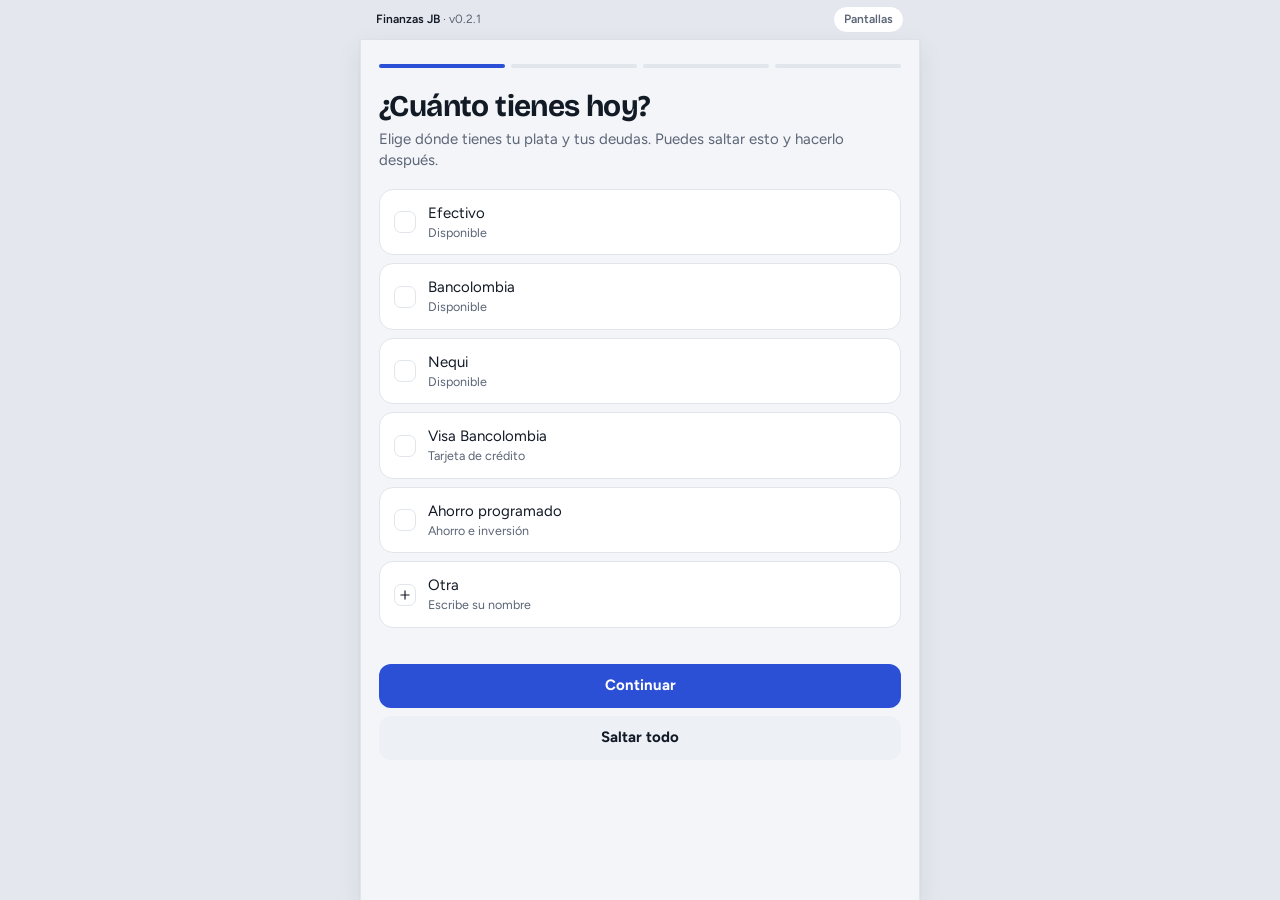
<file: index.html>
<!doctype html>
<html lang="es">
<head>
<meta charset="utf-8">
<meta name="viewport" content="width=device-width,initial-scale=1,viewport-fit=cover">
<title>Finanzas JB</title>
<meta name="description" content="Finanzas personales con registro rápido.">
<meta name="theme-color" content="#F3F5F8" media="(prefers-color-scheme: light)">
<meta name="theme-color" content="#0E1218" media="(prefers-color-scheme: dark)">
<meta name="mobile-web-app-capable" content="yes">
<meta name="apple-mobile-web-app-capable" content="yes">
<meta name="apple-mobile-web-app-title" content="Finanzas JB">
<meta name="apple-mobile-web-app-status-bar-style" content="default">
<link rel="manifest" href="manifest.webmanifest">
<link rel="icon" href="icons/icon.svg" type="image/svg+xml">
<link rel="icon" href="icons/icon-192.png" sizes="192x192" type="image/png">
<link rel="apple-touch-icon" href="icons/apple-touch-icon.png">
<link rel="preconnect" href="https://fonts.googleapis.com">
<link rel="preconnect" href="https://fonts.gstatic.com" crossorigin>
<link rel="stylesheet" href="https://fonts.googleapis.com/css2?family=Bricolage+Grotesque:opsz,wght@12..96,500..800&family=Figtree:wght@400;500;600;700&display=swap">
<link rel="stylesheet" href="css/app.css?v=0.2.1">
</head>
<body>
<div class="stage">
  <div class="proto"><span><b>Finanzas JB</b> · v0.2.1</span><button id="mapBtn" type="button" data-a="map">Pantallas</button></div>
  <div class="device" id="device">
    <div id="host"></div>
    <button class="fab" id="fab" type="button" data-a="sheet" data-m="kbd"></button>
    <nav class="tabbar" id="tabbar"></nav>
    <div id="layer"></div>
    <div id="toastHost"></div>
  </div>
</div>
<script src="js/store.js?v=0.2.1"></script>
<script src="js/app.js?v=0.2.1"></script>
<script>
if('serviceWorker' in navigator){
  window.addEventListener('load', ()=>{ navigator.serviceWorker.register('sw.js').catch(()=>{}); });
}
</script>
</body>
</html>
</file>
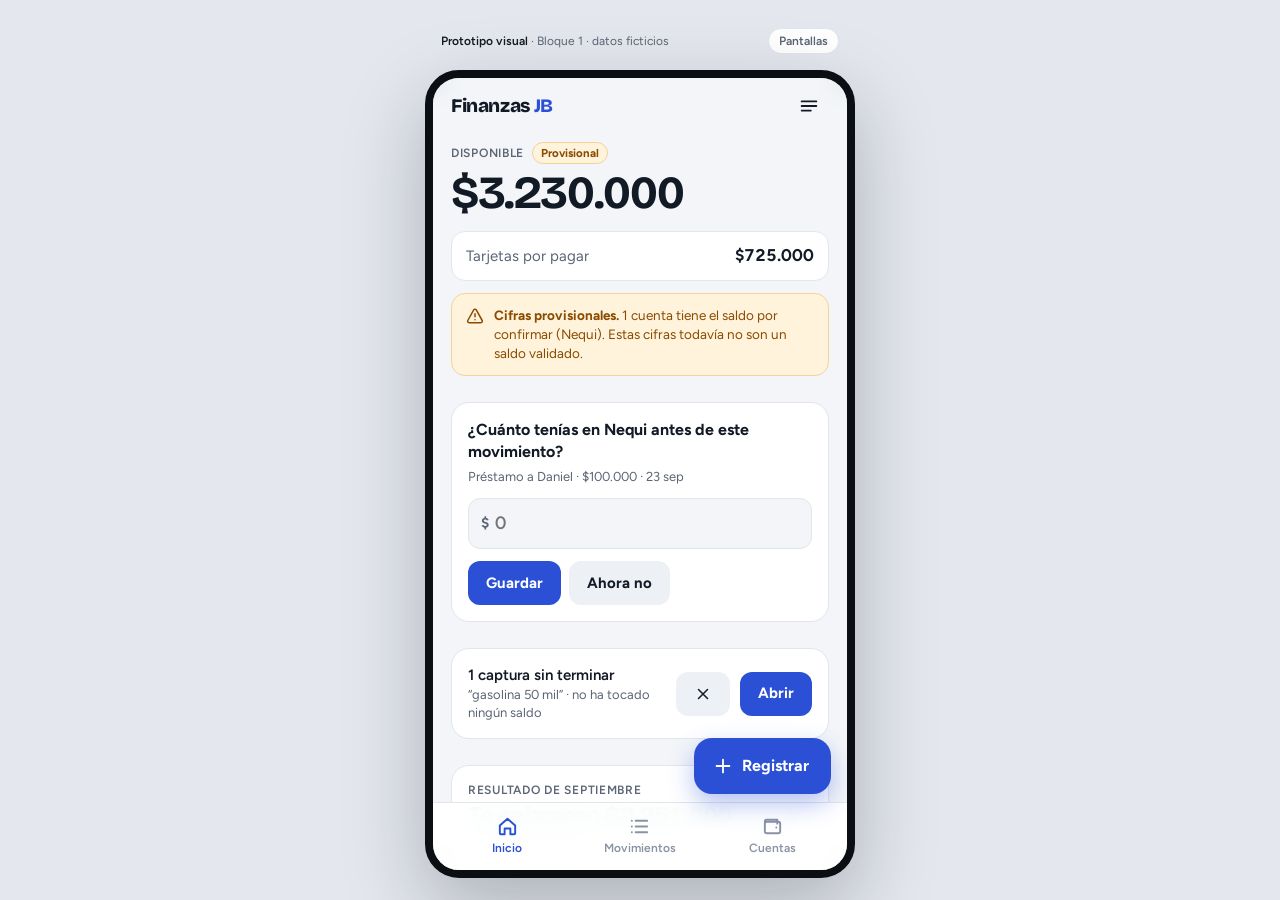
<file: docs/prototipo-finanzas-jb.html>
<!doctype html><html><head><meta charset=utf8><meta name=viewport content="width=device-width,initial-scale=1,viewport-fit=cover"><style>:root{color-scheme:light;box-sizing:border-box;padding-top:env(safe-area-inset-top,0px);padding-bottom:env(safe-area-inset-bottom,0px)}html{scroll-padding-top:env(safe-area-inset-top,0px)}body{margin:0;padding:0;font:14px -apple-system,BlinkMacSystemFont,sans-serif;background:#faf9f5;color:#141413}img{max-width:100%}[hidden]:not([hidden=until-found i]){display:none!important}</style></head><body>
<title>Finanzas JB</title>
<link rel="preconnect" href="https://fonts.googleapis.com">
<link rel="preconnect" href="https://fonts.gstatic.com" crossorigin>
<link rel="stylesheet" href="https://fonts.googleapis.com/css2?family=Bricolage+Grotesque:opsz,wght@12..96,500..800&family=Figtree:wght@400;500;600;700&display=swap">
<style>
:root{
  --desk:#E4E8EE;
  --bg:#F3F5F8;
  --surface:#FFFFFF;
  --surface-2:#EDF0F5;
  --ink:#121A26;
  --muted:#5B6576;
  --faint:#8A93A3;
  --line:#E1E5EC;
  --accent:#2B50D6;
  --accent-ink:#FFFFFF;
  --accent-soft:#E6ECFF;
  --pos:#13855B;
  --neg:#B42318;
  --warn:#8A4B00;
  --warn-bg:#FFF3DC;
  --warn-line:#F2D39A;
  --scrim:rgba(18,26,38,.38);
  --shadow:0 1px 2px rgba(18,26,38,.06),0 8px 24px rgba(18,26,38,.08);
  --display:"Bricolage Grotesque","Figtree",system-ui,sans-serif;
  --body:"Figtree",system-ui,-apple-system,"Segoe UI",Roboto,sans-serif;
}
@media (prefers-color-scheme: dark){
  :root:not([data-theme="light"]){
    color-scheme:dark;
    --desk:#080B10;--bg:#0E1218;--surface:#171C24;--surface-2:#1F2530;--ink:#EEF1F6;--muted:#9AA3B2;--faint:#6E7788;--line:#262D38;
    --accent:#7E9BFF;--accent-ink:#0B1020;--accent-soft:#1D2750;--pos:#4CC38A;--neg:#FF7A6E;--warn:#F0B254;--warn-bg:#2B2110;--warn-line:#5A4318;
    --scrim:rgba(0,0,0,.55);--shadow:0 1px 2px rgba(0,0,0,.4),0 8px 24px rgba(0,0,0,.35);
  }
}
:root[data-theme="dark"]{
  color-scheme:dark;
  --desk:#080B10;--bg:#0E1218;--surface:#171C24;--surface-2:#1F2530;--ink:#EEF1F6;--muted:#9AA3B2;--faint:#6E7788;--line:#262D38;
  --accent:#7E9BFF;--accent-ink:#0B1020;--accent-soft:#1D2750;--pos:#4CC38A;--neg:#FF7A6E;--warn:#F0B254;--warn-bg:#2B2110;--warn-line:#5A4318;
  --scrim:rgba(0,0,0,.55);--shadow:0 1px 2px rgba(0,0,0,.4),0 8px 24px rgba(0,0,0,.35);
}
*{box-sizing:border-box}
html,body{height:100%}
body{background:var(--desk);color:var(--ink);font-family:var(--body);font-size:15px;line-height:1.4;-webkit-tap-highlight-color:transparent}
button{font:inherit;color:inherit;background:none;border:0;padding:0;cursor:pointer}
input,select,textarea{font:inherit;color:inherit}
:focus-visible{outline:2px solid var(--accent);outline-offset:2px;border-radius:8px}
.num{font-variant-numeric:tabular-nums}

.stage{height:100%;display:flex;flex-direction:column;align-items:center}
.proto{width:100%;max-width:430px;display:flex;align-items:center;justify-content:space-between;gap:8px;padding:6px 16px;font-size:12px;color:var(--muted);background:var(--desk)}
.proto b{color:var(--ink);font-weight:600}
.proto button{padding:4px 10px;border-radius:999px;border:1px solid var(--line);background:var(--surface);font-size:12px;font-weight:600}
.device{position:relative;width:100%;max-width:430px;flex:1;min-height:0;overflow:hidden;background:var(--bg)}
@media (min-width:600px) and (min-height:760px){
  .stage{justify-content:center;gap:10px;padding-block:16px}
  .device{flex:none;height:min(860px,calc(100% - 60px));border-radius:34px;border:8px solid #0B0F14;box-shadow:0 30px 80px rgba(10,15,25,.25)}
  .proto{background:transparent}
}

.screen{position:absolute;inset:0;overflow-y:auto;overscroll-behavior:contain;padding:0 18px 120px}
.screen.no-tabs{padding-bottom:40px}
.topbar{position:sticky;top:0;z-index:5;display:flex;align-items:center;gap:10px;min-height:56px;margin:0 -18px;padding:8px 12px;background:color-mix(in srgb,var(--bg) 88%,transparent);backdrop-filter:blur(10px);-webkit-backdrop-filter:blur(10px)}
.topbar h1{font-family:var(--display);font-size:20px;font-weight:700;margin:0;flex:1;letter-spacing:-.01em}
.topbar.plain{padding-inline:18px}
.iconbtn{width:40px;height:40px;border-radius:12px;display:grid;place-items:center;flex:none}
.iconbtn:hover{background:var(--surface-2)}
.iconbtn svg{width:22px;height:22px}
.wordmark{font-family:var(--display);font-weight:800;font-size:19px;letter-spacing:-.02em;flex:1}
.wordmark span{color:var(--accent)}

.label{font-size:12px;font-weight:600;letter-spacing:.06em;text-transform:uppercase;color:var(--muted)}
.section{margin-top:26px}
.section-head{display:flex;justify-content:space-between;align-items:baseline;margin-bottom:8px}
.section-head .link{font-size:14px;font-weight:600;color:var(--accent)}
.muted{color:var(--muted)}
.small{font-size:13px}

/* Inicio */
.hero{padding-top:8px}
.hero-tap{display:block;text-align:left;width:100%}
.big{font-family:var(--display);font-weight:700;font-size:46px;line-height:1.02;letter-spacing:-.03em;margin:6px 0 2px}
.big small{font-size:.5em;font-weight:600;vertical-align:.55em;margin-right:2px;color:var(--muted)}
.debt-row{display:flex;justify-content:space-between;align-items:center;margin-top:12px;padding:12px 14px;border-radius:14px;background:var(--surface);border:1px solid var(--line)}
.debt-row .v{font-weight:700;font-size:17px}
.warn{display:flex;gap:10px;align-items:flex-start;margin-top:12px;padding:12px 14px;border-radius:14px;background:var(--warn-bg);border:1px solid var(--warn-line);color:var(--warn);font-size:13.5px}
.warn svg{flex:none;width:18px;height:18px;margin-top:1px}
.warn b{font-weight:700}
.chip-prov{display:inline-flex;align-items:center;gap:4px;padding:2px 8px;border-radius:999px;background:var(--warn-bg);color:var(--warn);font-size:11.5px;font-weight:700;border:1px solid var(--warn-line);white-space:nowrap}
.card{background:var(--surface);border:1px solid var(--line);border-radius:18px;padding:16px}
.ask h3{margin:0 0 4px;font-size:16px;font-weight:700}
.ask .ctx{font-size:13px;color:var(--muted);margin-bottom:12px}
.amount-input{display:flex;align-items:center;gap:6px;border:1.5px solid var(--line);border-radius:12px;padding:0 12px;background:var(--bg)}
.amount-input span{font-weight:700;color:var(--muted)}
.amount-input input{border:0;background:transparent;padding:12px 0;width:100%;font-size:18px;font-weight:600;outline:none;font-variant-numeric:tabular-nums}
.amount-input:focus-within{border-color:var(--accent)}
.row-btns{display:flex;gap:8px;margin-top:12px;flex-wrap:wrap}
.btn{display:inline-flex;align-items:center;justify-content:center;gap:6px;min-height:44px;padding:0 18px;border-radius:12px;font-weight:700;font-size:15px}
.btn.primary{background:var(--accent);color:var(--accent-ink)}
.btn.quiet{background:var(--surface-2)}
.btn.danger{background:color-mix(in srgb,var(--neg) 14%,transparent);color:var(--neg)}
.btn.block{width:100%}
.btn svg{width:18px;height:18px}
.result-tap{display:flex;align-items:center;justify-content:space-between;width:100%;text-align:left}
.result-tap .v{font-family:var(--display);font-size:24px;font-weight:700;letter-spacing:-.02em}
.pos{color:var(--pos)}.neg{color:var(--neg)}
.pend{display:flex;align-items:center;gap:10px}
.pend .q{flex:1;min-width:0}
.pend .q div:first-child{font-weight:600}

/* Listas de movimientos */
.list{background:var(--surface);border:1px solid var(--line);border-radius:18px;overflow:hidden}
.mv{display:flex;align-items:center;gap:12px;width:100%;padding:12px 14px;text-align:left;border-top:1px solid var(--line)}
.mv:first-child{border-top:0}
.mv:hover{background:var(--surface-2)}
.mv .ic{width:38px;height:38px;border-radius:12px;display:grid;place-items:center;flex:none;background:var(--surface-2);color:var(--muted)}
.mv .ic svg{width:19px;height:19px}
.mv .ic.in{color:var(--pos);background:color-mix(in srgb,var(--pos) 12%,transparent)}
.mv .ic.tr{color:var(--accent);background:var(--accent-soft)}
.mv .t{flex:1;min-width:0}
.mv .t .d{font-weight:600;white-space:nowrap;overflow:hidden;text-overflow:ellipsis}
.mv .t .s{font-size:13px;color:var(--muted);white-space:nowrap;overflow:hidden;text-overflow:ellipsis}
.mv .a{text-align:right;flex:none}
.mv .a .m{font-weight:700;font-variant-numeric:tabular-nums}
.mv .a .acc{font-size:12.5px;color:var(--muted)}
.badges{display:flex;gap:4px;margin-top:3px;flex-wrap:wrap}
.badge{font-size:11px;font-weight:700;padding:1px 7px;border-radius:999px;background:var(--surface-2);color:var(--muted);white-space:nowrap}
.badge.unc{background:var(--warn-bg);color:var(--warn)}
.badge.ref{background:color-mix(in srgb,var(--pos) 13%,transparent);color:var(--pos)}
.badge.adj{background:var(--accent-soft);color:var(--accent)}
.day{margin:20px 2px 8px;display:flex;justify-content:space-between;font-size:13px;font-weight:700;color:var(--muted)}
.day:first-of-type{margin-top:8px}

.monthsel{display:flex;align-items:center;justify-content:space-between;background:var(--surface);border:1px solid var(--line);border-radius:14px;padding:4px}
.monthsel b{font-family:var(--display);font-size:17px;font-weight:700}
.monthsel .iconbtn:disabled{opacity:.3;cursor:default}
.filters{display:flex;gap:8px;margin-top:10px;overflow-x:auto;padding-bottom:2px}
.fsel{appearance:none;-webkit-appearance:none;border:1px solid var(--line);background:var(--surface);border-radius:999px;padding:7px 28px 7px 12px;font-size:13px;font-weight:600;background-image:linear-gradient(45deg,transparent 50%,var(--muted) 50%),linear-gradient(135deg,var(--muted) 50%,transparent 50%);background-position:calc(100% - 15px) 52%,calc(100% - 10px) 52%;background-size:5px 5px;background-repeat:no-repeat}
.fsel.on{border-color:var(--accent);color:var(--accent);background-color:var(--accent-soft)}
.fchip{display:inline-flex;align-items:center;gap:6px;padding:7px 10px 7px 12px;border-radius:999px;background:var(--accent-soft);color:var(--accent);font-size:13px;font-weight:700;white-space:nowrap}
.fchip svg{width:14px;height:14px}
.empty{padding:40px 16px;text-align:center;color:var(--muted)}
.empty b{display:block;color:var(--ink);font-size:16px;margin-bottom:4px}

/* Tab bar y registrar */
.tabbar{position:absolute;left:0;right:0;bottom:0;z-index:20;display:grid;grid-template-columns:repeat(3,1fr);background:color-mix(in srgb,var(--surface) 94%,transparent);backdrop-filter:blur(12px);-webkit-backdrop-filter:blur(12px);border-top:1px solid var(--line);padding:6px 8px calc(8px + env(safe-area-inset-bottom,0px))}
.tab{display:flex;flex-direction:column;align-items:center;gap:2px;padding:6px 0;font-size:12px;font-weight:600;color:var(--faint);border-radius:12px}
.tab svg{width:23px;height:23px}
.tab.on{color:var(--accent)}
.fab{position:absolute;right:16px;bottom:calc(76px + env(safe-area-inset-bottom,0px));z-index:21;display:flex;align-items:center;gap:8px;height:56px;padding:0 22px 0 18px;border-radius:18px;background:var(--accent);color:var(--accent-ink);font-weight:700;font-size:16px;box-shadow:0 10px 24px color-mix(in srgb,var(--accent) 35%,transparent)}
.fab svg{width:22px;height:22px}

/* Hoja */
.layer{position:absolute;inset:0;z-index:40;display:flex;flex-direction:column;justify-content:flex-end}
.scrim{position:absolute;inset:0;background:var(--scrim);backdrop-filter:blur(3px);-webkit-backdrop-filter:blur(3px);animation:fade .2s ease}
.sheet{position:relative;background:var(--surface);border-radius:26px 26px 0 0;max-height:92%;overflow-y:auto;padding:8px 18px calc(20px + env(safe-area-inset-bottom,0px));animation:up .26s cubic-bezier(.2,.8,.2,1);box-shadow:0 -10px 40px rgba(0,0,0,.15)}
@keyframes up{from{transform:translateY(40%);opacity:.4}to{transform:none;opacity:1}}
@keyframes fade{from{opacity:0}}
@media (prefers-reduced-motion:reduce){.sheet,.scrim{animation:none}.wave i{animation:none!important}}
.grab{width:40px;height:5px;border-radius:9px;background:var(--line);margin:0 auto 6px}
.sheet-head{display:flex;align-items:center;justify-content:space-between;margin-bottom:8px}
.sheet-head .label{margin:0}
.phrase{display:flex;align-items:flex-start;gap:8px;padding:12px 14px;border-radius:14px;background:var(--surface-2);font-size:15px}
.phrase svg{width:18px;height:18px;flex:none;margin-top:2px;color:var(--muted)}
.phrase q{quotes:"“" "”"}
.kind{display:inline-flex;align-items:center;gap:6px;margin-top:16px;padding:4px 10px;border-radius:999px;font-size:12px;font-weight:800;letter-spacing:.06em}
.kind.g{background:var(--surface-2);color:var(--ink)}
.kind.i{background:color-mix(in srgb,var(--pos) 13%,transparent);color:var(--pos)}
.kind.t{background:var(--accent-soft);color:var(--accent)}
.kind.a{background:var(--warn-bg);color:var(--warn)}
.sheet .amt{display:block;text-align:left;font-family:var(--display);font-size:50px;font-weight:700;letter-spacing:-.03em;line-height:1.05;margin:6px 0 10px}
.fields{display:grid;grid-template-columns:1fr 1fr;gap:8px}
.field{display:block;text-align:left;padding:10px 12px;border-radius:12px;border:1px solid var(--line);min-width:0}
.field:hover{border-color:var(--faint)}
.field.wide{grid-column:1/-1}
.field .k{font-size:12px;color:var(--muted);font-weight:600;display:flex;align-items:center;gap:6px}
.field .v{font-weight:700;margin-top:2px;overflow:hidden;text-overflow:ellipsis}
.dot{width:7px;height:7px;border-radius:50%;background:var(--warn);display:inline-block}
.conseq{margin-top:12px;padding:12px 14px;border-radius:14px;border:1px dashed var(--line);font-size:14px;display:grid;gap:6px}
.conseq .l{display:flex;gap:8px;align-items:flex-start}
.conseq svg{width:17px;height:17px;flex:none;margin-top:1px;color:var(--muted)}
.question{margin-top:14px;padding:14px;border-radius:14px;background:var(--accent-soft)}
.question p{margin:0 0 10px;font-weight:700}
.opts{display:flex;flex-wrap:wrap;gap:8px}
.opt{padding:9px 14px;border-radius:999px;border:1.5px solid var(--line);background:var(--surface);font-weight:600;font-size:14px}
.opt.on{border-color:var(--accent);color:var(--accent);background:var(--accent-soft)}
.picker{margin-top:12px;padding:12px;border-radius:14px;background:var(--surface-2)}
.picker .label{display:block;margin-bottom:8px}
.sheet-actions{display:grid;grid-template-columns:1fr 2fr;gap:10px;margin-top:16px}
.done{text-align:center;padding:18px 0 6px}
.done .ok{width:64px;height:64px;border-radius:50%;margin:0 auto 12px;display:grid;place-items:center;background:color-mix(in srgb,var(--pos) 15%,transparent);color:var(--pos)}
.done .ok svg{width:32px;height:32px}
.done h3{font-family:var(--display);font-size:24px;margin:0 0 4px}
.timer{height:4px;border-radius:9px;background:var(--surface-2);overflow:hidden;margin:16px 0 4px}
.timer i{display:block;height:100%;background:var(--accent);animation:shrink 3s linear forwards}
@keyframes shrink{from{width:100%}to{width:0}}
.wave{display:flex;gap:5px;align-items:center;justify-content:center;height:70px;margin:10px 0}
.wave i{width:6px;border-radius:9px;background:var(--accent);animation:w 1s ease-in-out infinite}
.wave i:nth-child(2){animation-delay:.1s}.wave i:nth-child(3){animation-delay:.2s}.wave i:nth-child(4){animation-delay:.3s}.wave i:nth-child(5){animation-delay:.4s}
@keyframes w{0%,100%{height:14px}50%{height:54px}}
textarea.ta{width:100%;min-height:84px;resize:none;border:1.5px solid var(--line);border-radius:14px;padding:12px 14px;background:var(--bg);font-size:17px;outline:none}
textarea.ta:focus{border-color:var(--accent)}
.note{font-size:12.5px;color:var(--muted);margin-top:8px}

/* Detalles */
.detail-hero{padding:6px 0 4px}
.detail-hero .big{font-size:40px}
.kv{background:var(--surface);border:1px solid var(--line);border-radius:18px}
.kv .r{display:flex;justify-content:space-between;gap:12px;padding:12px 14px;border-top:1px solid var(--line)}
.kv .r:first-child{border-top:0}
.kv .r .k{color:var(--muted)}
.kv .r .v{font-weight:600;text-align:right}
.kv .r.tot{font-weight:700}
.kv .r.tot .k{color:var(--ink)}
.effect{margin-top:14px;padding:14px;border-radius:14px;background:var(--accent-soft);color:var(--ink);font-size:14.5px;display:flex;gap:10px}
.effect svg{width:18px;height:18px;flex:none;color:var(--accent);margin-top:1px}
.linkrow{display:flex;align-items:center;gap:10px;width:100%;padding:12px 14px;border-radius:14px;border:1px solid var(--line);background:var(--surface);text-align:left;margin-top:10px}
.linkrow .t{flex:1}
.linkrow .t div:last-child{font-size:13px;color:var(--muted)}
.linkrow svg{width:18px;height:18px;color:var(--muted);flex:none}
.actions{display:grid;gap:8px;margin-top:22px}
.actbtn{display:flex;align-items:center;gap:12px;width:100%;padding:14px;border-radius:14px;background:var(--surface);border:1px solid var(--line);font-weight:600;text-align:left}
.actbtn svg{width:20px;height:20px;color:var(--muted);flex:none}
.actbtn.danger{color:var(--neg)}.actbtn.danger svg{color:var(--neg)}
.actbtn .sub{display:block;font-weight:500;font-size:13px;color:var(--muted)}
.confirm{margin-top:8px;padding:14px;border-radius:14px;border:1.5px solid var(--neg);background:var(--surface)}
.confirm p{margin:0 0 4px;font-weight:700}

/* Cuentas */
.patri{display:flex;justify-content:space-between;align-items:center;padding:10px 2px 2px;color:var(--muted);font-size:14px}
.patri b{color:var(--ink);font-size:15px}
.grp{margin-top:22px}
.grp-head{display:flex;flex-direction:column;gap:2px;margin:0 2px 8px}
.grp-head .label{color:var(--ink)}
.grp-head .sub{font-size:13px;color:var(--muted);font-weight:600}
.acc{display:flex;align-items:center;gap:12px;width:100%;padding:13px 14px;border-top:1px solid var(--line);text-align:left}
.acc:first-child{border-top:0}
.acc:hover{background:var(--surface-2)}
.acc .n{flex:1;min-width:0}
.acc .n div:first-child{font-weight:600}
.acc .w{font-size:12.5px;color:var(--muted)}
.acc .m{font-weight:700;font-variant-numeric:tabular-nums;text-align:right}
.acc .av{width:36px;height:36px;border-radius:50%;display:grid;place-items:center;background:var(--surface-2);font-weight:700;font-size:14px;color:var(--muted);flex:none}
.newacc{display:flex;align-items:center;justify-content:center;gap:8px;width:100%;margin-top:22px;padding:14px;border-radius:14px;border:1.5px dashed var(--line);font-weight:700;color:var(--accent)}
.newacc svg{width:18px;height:18px}

/* Formularios */
.fgroup{margin-top:18px}
.fgroup > .label{display:block;margin-bottom:8px}
.tinput{width:100%;border:1.5px solid var(--line);border-radius:12px;padding:12px 14px;background:var(--surface);font-size:17px;outline:none}
.tinput:focus{border-color:var(--accent)}
.hint{font-size:12.5px;color:var(--muted);margin-top:6px}
.seg{display:grid;grid-template-columns:1fr 1fr;gap:8px}
.seg .opt{border-radius:12px;text-align:left;padding:10px 12px}
.seg .opt small{display:block;font-weight:500;color:var(--muted);font-size:12px}
.nosabe{display:flex;align-items:center;gap:8px;margin-top:10px;font-weight:600;font-size:14px}
.nosabe input{width:18px;height:18px;accent-color:var(--accent)}

/* Primer uso */
.pu{padding-top:24px}
.steps{display:flex;gap:6px;margin-bottom:22px}
.steps i{flex:1;height:4px;border-radius:9px;background:var(--line)}
.steps i.on{background:var(--accent)}
.pu h2{font-family:var(--display);font-size:30px;line-height:1.1;letter-spacing:-.02em;margin:0 0 6px;text-wrap:balance}
.pu p.lead{color:var(--muted);margin:0 0 18px}
.pick{display:flex;align-items:center;gap:12px;width:100%;padding:13px 14px;border-radius:14px;border:1.5px solid var(--line);background:var(--surface);text-align:left;margin-bottom:8px}
.pick.on{border-color:var(--accent);background:var(--accent-soft)}
.pick .n{flex:1}
.pick .n div:last-child{font-size:12.5px;color:var(--muted)}
.check{width:22px;height:22px;border-radius:7px;border:1.5px solid var(--line);display:grid;place-items:center;flex:none;background:var(--surface)}
.pick.on .check{background:var(--accent);border-color:var(--accent);color:var(--accent-ink)}
.check svg{width:14px;height:14px}
.pu-amt{margin-bottom:14px}
.pu-amt .top{display:flex;justify-content:space-between;align-items:baseline;margin-bottom:6px}
.pu-foot{position:sticky;bottom:0;margin:24px -18px 0;padding:12px 18px calc(12px + env(safe-area-inset-bottom,0px));background:linear-gradient(to top,var(--bg) 70%,transparent);display:grid;gap:8px}

/* Widget / pantalla del teléfono */
.home{position:absolute;inset:0;background:
  radial-gradient(120% 70% at 10% 0%,#3D5A73 0%,transparent 60%),
  radial-gradient(90% 60% at 100% 100%,#6B4F3A 0%,transparent 60%),
  linear-gradient(160deg,#1C2733,#2A2F36 60%,#1B1F25);color:#F4F6FA;padding:18px 18px 30px;display:flex;flex-direction:column}
.home .clock{font-family:var(--display);font-size:64px;font-weight:600;letter-spacing:-.03em;margin-top:28px;line-height:1}
.home .date{opacity:.8;margin-top:4px}
.wdg{margin-top:34px;padding:14px;border-radius:26px;background:rgba(255,255,255,.14);backdrop-filter:blur(18px);-webkit-backdrop-filter:blur(18px);border:1px solid rgba(255,255,255,.18)}
.wdg-row{display:grid;grid-template-columns:1fr auto;gap:10px}
.wdg-rec{display:flex;align-items:center;justify-content:center;gap:10px;height:62px;border-radius:18px;background:#F4F6FA;color:#121A26;font-weight:800;font-size:18px}
.wdg-rec svg{width:24px;height:24px;color:#2B50D6}
.wdg-kbd{width:62px;height:62px;border-radius:18px;background:rgba(255,255,255,.2);display:grid;place-items:center;color:#fff}
.wdg-kbd svg{width:24px;height:24px}
.wdg-pend{display:flex;align-items:center;gap:8px;margin-top:10px;padding:8px 12px;border-radius:12px;background:rgba(255,196,90,.2);color:#FFE3AE;font-size:13.5px;font-weight:600;width:100%;text-align:left}
.wdg-pend svg{width:16px;height:16px}
.wdg-name{font-size:12px;opacity:.75;margin-top:8px;text-align:center}
.apps{margin-top:auto;display:grid;grid-template-columns:repeat(4,1fr);gap:18px 10px;text-align:center;font-size:11.5px}
.app i{display:block;width:54px;height:54px;border-radius:17px;margin:0 auto 6px;background:rgba(255,255,255,.16)}
.app.fjb i{background:#2B50D6;display:grid;place-items:center;font-family:var(--display);font-weight:800;font-size:19px;font-style:normal;color:#fff}
.dock-note{font-size:12px;opacity:.7;text-align:center;margin-top:18px}

/* Resumen */
.res-hero{text-align:left;padding:16px;border-radius:20px;background:var(--surface);border:1px solid var(--line);margin-top:12px}
.res-hero .big{font-size:40px}
.two{display:grid;grid-template-columns:1fr 1fr;gap:10px;margin-top:14px}
.two div{padding:10px 12px;border-radius:12px;background:var(--surface-2)}
.two .v{font-weight:700;font-size:17px;margin-top:2px;font-variant-numeric:tabular-nums}
.cat{display:block;width:100%;text-align:left;padding:12px 14px;border-top:1px solid var(--line)}
.cat:first-child{border-top:0}
.cat:hover{background:var(--surface-2)}
.cat .top{display:flex;justify-content:space-between;gap:10px;font-weight:600}
.cat .top .m{font-variant-numeric:tabular-nums}
.bar{height:6px;border-radius:9px;background:var(--surface-2);margin-top:8px;overflow:hidden}
.bar i{display:block;height:100%;border-radius:9px;background:var(--accent)}
.subs{margin-top:6px;display:grid;gap:2px;font-size:13px;color:var(--muted)}
.subs div{display:flex;justify-content:space-between}
.cat .note{margin-top:4px}
.notcount{margin-top:22px;padding:16px;border-radius:18px;background:var(--surface-2)}
.notcount h3{margin:0 0 6px;font-size:15px}
.notcount p{margin:0 0 10px;color:var(--muted);font-size:14px}
.notcount .r{display:flex;justify-content:space-between;font-size:14px;padding:4px 0}

/* Menú */
.menu-sec{margin-top:22px}
.menu-sec h2{font-size:17px;margin:0 0 4px}
.menu-sec p{margin:0 0 10px;color:var(--muted);font-size:13.5px}
.radio{display:flex;align-items:center;gap:12px;width:100%;padding:13px 14px;border-top:1px solid var(--line);text-align:left}
.radio:first-child{border-top:0}
.radio .dotr{width:20px;height:20px;border-radius:50%;border:2px solid var(--line);flex:none}
.radio.on .dotr{border:6px solid var(--accent)}
.radio .n{flex:1;font-weight:600}
.catlist .c{padding:12px 14px;border-top:1px solid var(--line)}
.catlist .c:first-child{border-top:0}
.catlist .c div:first-child{font-weight:600}
.catlist .c div:last-child{font-size:13px;color:var(--muted)}

.toast{position:absolute;left:50%;bottom:150px;transform:translateX(-50%);z-index:60;background:var(--ink);color:var(--bg);padding:10px 16px;border-radius:12px;font-size:14px;font-weight:600;box-shadow:var(--shadow);max-width:88%;text-align:center;animation:fade .2s ease}

.mapbox{position:absolute;inset:0;z-index:80;background:var(--scrim);display:flex;align-items:flex-end}
.mapbox .sheet{width:100%}
.mapbox ol{margin:6px 0 0;padding:0;list-style:none;display:grid;gap:6px;counter-reset:s}
.mapbox li button{display:flex;gap:12px;align-items:center;width:100%;padding:11px 12px;border-radius:12px;background:var(--surface-2);text-align:left;font-weight:600}
.mapbox li button span{font-variant-numeric:tabular-nums;color:var(--muted);width:20px}
</style>

<div class="stage">
  <div class="proto"><span><b>Prototipo visual</b> · Bloque 1 · datos ficticios</span><button id="mapBtn" type="button" data-a="map">Pantallas</button></div>
  <div class="device" id="device">
    <div id="host"></div>
    <button class="fab" id="fab" type="button" data-a="sheet" data-m="kbd"></button>
    <nav class="tabbar" id="tabbar"></nav>
    <div id="layer"></div>
    <div id="toastHost"></div>
  </div>
</div>

<script>
(function(){
"use strict";
/* ---------- Iconos ---------- */
const P = {
  mic:'<path d="M12 3a3 3 0 0 0-3 3v6a3 3 0 0 0 6 0V6a3 3 0 0 0-3-3Z"/><path d="M19 11a7 7 0 0 1-14 0M12 18v3"/>',
  kbd:'<rect x="3" y="6" width="18" height="12" rx="2"/><path d="M7 10h.01M11 10h.01M15 10h.01M7 14h10"/>',
  menu:'<path d="M4 7h16M4 12h16M4 17h10"/>',
  back:'<path d="m15 5-7 7 7 7"/>',
  left:'<path d="m15 5-7 7 7 7"/>',
  right:'<path d="m9 5 7 7-7 7"/>',
  chev:'<path d="m9 6 6 6-6 6"/>',
  plus:'<path d="M12 5v14M5 12h14"/>',
  home:'<path d="M4 11 12 4l8 7v8a1 1 0 0 1-1 1h-4v-6H9v6H5a1 1 0 0 1-1-1Z"/>',
  list:'<path d="M8 6h12M8 12h12M8 18h12M4 6h.01M4 12h.01M4 18h.01"/>',
  wallet:'<path d="M4 7a2 2 0 0 1 2-2h11v4"/><rect x="4" y="7" width="16" height="12" rx="2"/><path d="M16 13h.01"/>',
  x:'<path d="M6 6l12 12M18 6 6 18"/>',
  alert:'<path d="M12 9v4M12 17h.01"/><path d="M10.3 3.9 2.4 18a2 2 0 0 0 1.7 3h15.8a2 2 0 0 0 1.7-3L13.7 3.9a2 2 0 0 0-3.4 0Z"/>',
  check:'<path d="m5 12 5 5L20 7"/>',
  undo:'<path d="M9 14 4 9l5-5"/><path d="M4 9h11a5 5 0 0 1 0 10h-3"/>',
  edit:'<path d="M4 20h4L19 9l-4-4L4 16Z"/>',
  trash:'<path d="M4 7h16M10 11v6M14 11v6M6 7l1 13h10l1-13M9 7V4h6v3"/>',
  tag:'<path d="M3 12V4h8l10 10-8 8Z"/><path d="M7.5 8h.01"/>',
  link:'<path d="M10 14a4 4 0 0 0 5.7 0l3-3a4 4 0 0 0-5.7-5.7l-1 1"/><path d="M14 10a4 4 0 0 0-5.7 0l-3 3a4 4 0 0 0 5.7 5.7l1-1"/>',
  info:'<circle cx="12" cy="12" r="9"/><path d="M12 11v5M12 8h.01"/>',
  out:'<path d="M12 5v14M6 13l6 6 6-6"/>',
  in:'<path d="M12 19V5M6 11l6-6 6 6"/>',
  swap:'<path d="M7 7h12l-3-3M17 17H5l3 3"/>',
  scale:'<path d="M12 4v16M6 20h12M4 9l3-5 3 5a3 3 0 0 1-6 0ZM14 9l3-5 3 5a3 3 0 0 1-6 0Z"/>',
  archive:'<rect x="3" y="4" width="18" height="5" rx="1"/><path d="M5 9v10h14V9M10 13h4"/>',
  target:'<circle cx="12" cy="12" r="8"/><path d="M12 8v4l3 2"/>',
  clock:'<circle cx="12" cy="12" r="8"/><path d="M12 8v4l3 2"/>',
  cal:'<rect x="4" y="5" width="16" height="15" rx="2"/><path d="M4 10h16M9 3v4M15 3v4"/>'
};
const I = n => `<svg viewBox="0 0 24 24" fill="none" stroke="currentColor" stroke-width="2" stroke-linecap="round" stroke-linejoin="round" aria-hidden="true">${P[n]}</svg>`;

/* ---------- Datos ficticios ---------- */
const TODAY = '2026-09-26';
const INSTALL = '2026-09-01';
const CATS = [
  {n:'Comida', subs:['Mercado','Restaurantes']},
  {n:'Transporte', subs:['Taxi y apps','Gasolina']},
  {n:'Vivienda', subs:['Arriendo','Servicios']},
  {n:'Salud'},{n:'Personal'},{n:'Ocio'},{n:'Educación'},{n:'Regalos'},{n:'Financieros'},{n:'Otros'}
];
const INCATS = [{n:'Trabajo', subs:['Salario']},{n:'Rendimientos'},{n:'Otros'}];
const CLS = {disp:'Disponible', deuda:'Tarjeta/préstamo', ahorro:'Ahorro e inversión', persona:'Persona'};

const A = [
  {id:'efectivo', name:'Efectivo', cls:'disp', ap:150000},
  {id:'bancolombia', name:'Bancolombia', cls:'disp', ap:1328000},
  {id:'nequi', name:'Nequi', cls:'disp', ap:null, pending:true},
  {id:'visa', name:'Visa Bancolombia', cls:'deuda', sub:'tarjeta', ap:-864000},
  {id:'moto', name:'Crédito moto', cls:'deuda', sub:'credito', ap:-2500000},
  {id:'ahorro', name:'Ahorro programado', cls:'ahorro', ap:2000000},
  {id:'cdt', name:'CDT Bancolombia', cls:'ahorro', ap:1200000},
  {id:'daniel', name:'Daniel', cls:'persona', ap:0},
  {id:'laura', name:'Laura', cls:'persona', ap:0},
  {id:'daviplata', name:'Daviplata', cls:'disp', ap:0, archived:true}
];
const M = [
  {id:'m1', d:'2026-09-26', t:'13:05', type:'GASTO', desc:'Almuerzo', cat:'Comida', sub:'Restaurantes', amt:18000, acc:'nequi', phrase:'almuerzo 18 mil con nequi'},
  {id:'m2', d:'2026-09-26', t:'08:10', type:'GASTO', desc:'Taxi al trabajo', cat:'Transporte', sub:'Taxi y apps', amt:12000, acc:'efectivo', phrase:'taxi 12 mil'},
  {id:'m3', d:'2026-09-25', t:'19:40', type:'GASTO', desc:'Mercado Éxito', cat:'Comida', sub:'Mercado', amt:146000, acc:'visa', phrase:'mercado en el éxito 146 mil con la visa'},
  {id:'m4', d:'2026-09-25', t:'09:00', type:'TRANSFERENCIA', desc:'', amt:200000, from:'bancolombia', to:'nequi', phrase:'pasé 200 mil de bancolombia a nequi'},
  {id:'m5', d:'2026-09-24', t:'17:22', type:'GASTO', desc:'Pago PSE', cat:null, amt:38000, acc:'bancolombia', phrase:'pago pse 38 mil'},
  {id:'m6', d:'2026-09-24', t:'11:15', type:'REEMBOLSO', desc:'Devolución cena de cumpleaños', cat:'Comida', sub:'Restaurantes', amt:60000, acc:'bancolombia', link:'m11', phrase:'me devolvieron 60 mil de la cena'},
  {id:'m7', d:'2026-09-23', t:'20:30', type:'TRANSFERENCIA', desc:'Préstamo a Daniel', amt:100000, from:'nequi', to:'daniel', phrase:'le presté 100 mil a daniel por nequi'},
  {id:'m8', d:'2026-09-20', t:'10:02', type:'TRANSFERENCIA', desc:'Pago tarjeta Visa', amt:450000, from:'bancolombia', to:'visa', phrase:'pagué la tarjeta 450 mil desde bancolombia'},
  {id:'m9', d:'2026-09-20', t:'10:05', type:'TRANSFERENCIA', desc:'Aparté para ahorro', amt:300000, from:'bancolombia', to:'ahorro', phrase:'aparté 300 mil para el ahorro'},
  {id:'m10', d:'2026-09-18', t:'21:00', type:'GASTO', desc:'Cine', cat:'Ocio', amt:45000, acc:'bancolombia', phrase:'cine 45 mil'},
  {id:'m11', d:'2026-09-15', t:'09:00', type:'INGRESO', desc:'Salario', cat:'Trabajo', sub:'Salario', amt:3800000, acc:'bancolombia', phrase:'me llegó el sueldo 3 millones 800'},
  {id:'m12', d:'2026-09-14', t:'16:40', type:'TRANSFERENCIA', desc:'Laura me prestó', amt:40000, from:'laura', to:'efectivo', phrase:'laura me prestó 40 mil'},
  {id:'m13', d:'2026-09-12', t:'22:10', type:'GASTO', desc:'Cena de cumpleaños', cat:'Comida', sub:'Restaurantes', amt:120000, acc:'visa', refundedBy:'m6', phrase:'cena de cumpleaños 120 mil con la visa'},
  {id:'m14', d:'2026-09-10', t:'07:00', type:'GASTO', desc:'Cuota de manejo', cat:'Financieros', amt:45000, acc:'visa', phrase:'cuota de manejo visa 45 mil'},
  {id:'m15', d:'2026-09-08', t:'15:30', type:'GASTO', desc:'Consulta médica', cat:'Salud', amt:85000, acc:'efectivo', phrase:'consulta médica 85 mil en efectivo'},
  {id:'m16', d:'2026-09-05', t:'08:30', type:'GASTO', desc:'Arriendo', cat:'Vivienda', sub:'Arriendo', amt:1100000, acc:'bancolombia', phrase:'arriendo un millón cien'},
  {id:'m17', d:'2026-09-01', t:'08:12', type:'AJUSTE', motivo:'apertura', desc:'Saldo inicial', amt:1328000, acc:'bancolombia'}
];
// arreglar ids: el reembolso m6 apunta a la cena m13
M.find(m=>m.id==='m6').link='m13';

/* ---------- Estado de la interfaz ---------- */
const S = {
  stack:[{s:'inicio'}],
  month:'2026-09',
  filter:{acc:'', cat:''},
  askLater:false,
  pendiente:{phrase:'gasolina 50 mil', open:true},
  deleted:new Set(),
  classified:{},
  habitual:'bancolombia',
  ui:{},           // estado temporal por pantalla
  sheet:null,
  pu:{step:1, sel:{efectivo:true, bancolombia:true, nequi:true, visa:true}, amt:{efectivo:'150.000', bancolombia:'1.328.000', visa:'864.000'}, unk:{nequi:true}, hab:'bancolombia'},
  form:null
};

/* ---------- Utilidades ---------- */
const fmt = n => '$' + String(Math.round(Math.abs(n))).replace(/\B(?=(\d{3})+(?!\d))/g,'.');
const esc = s => String(s==null?'':s).replace(/[&<>"]/g,c=>({'&':'&amp;','<':'&lt;','>':'&gt;','"':'&quot;'}[c]));
const acc = id => A.find(a=>a.id===id);
const mov = id => M.find(m=>m.id===id);
const live = () => M.filter(m=>!S.deleted.has(m.id));
const catOf = m => S.classified[m.id] || m.cat;
const MESES = ['enero','febrero','marzo','abril','mayo','junio','julio','agosto','septiembre','octubre','noviembre','diciembre'];
const DIAS = ['domingo','lunes','martes','miércoles','jueves','viernes','sábado'];
const dparts = s => { const [y,m,d]=s.split('-').map(Number); return {y,m,d,wd:new Date(Date.UTC(y,m-1,d)).getUTCDay()}; };
const monthName = ym => { const [y,m]=ym.split('-').map(Number); return MESES[m-1][0].toUpperCase()+MESES[m-1].slice(1)+' '+y; };
const dayLabel = s => { if(s===TODAY) return 'Hoy'; if(s==='2026-09-25') return 'Ayer'; const p=dparts(s); return DIAS[p.wd][0].toUpperCase()+DIAS[p.wd].slice(1)+' '+p.d+' de '+MESES[p.m-1]; };
const shortDate = s => { const p=dparts(s); return p.d+' '+MESES[p.m-1].slice(0,3); };
const longDate = s => { const p=dparts(s); return DIAS[p.wd]+' '+p.d+' de '+MESES[p.m-1]+' de '+p.y; };
const initials = n => n.split(' ').map(w=>w[0]).slice(0,2).join('').toUpperCase();

// Efecto de un movimiento sobre una cuenta (solo para mostrar datos ficticios coherentes)
function delta(m, id){
  if(m.type==='AJUSTE') return 0;
  if(m.type==='GASTO') return m.acc===id ? -m.amt : 0;
  if(m.type==='INGRESO'||m.type==='REEMBOLSO') return m.acc===id ? m.amt : 0;
  if(m.type==='TRANSFERENCIA') return (m.to===id?m.amt:0) - (m.from===id?m.amt:0);
  return 0;
}
function flows(id){ let inn=0,out=0; live().forEach(m=>{const d=delta(m,id); if(d>0) inn+=d; else out-=d;}); return {inn,out}; }
function bal(a){ const f=flows(a.id); return (a.ap||0)+f.inn-f.out; }
const active = () => A.filter(a=>!a.archived);
const pendingAccs = () => active().filter(a=>a.pending);
function totals(){
  const act=active();
  const disp=act.filter(a=>a.cls==='disp').reduce((s,a)=>s+bal(a),0);
  const tarj=act.filter(a=>a.cls==='deuda'&&a.sub==='tarjeta').reduce((s,a)=>s+bal(a),0);
  const patr=act.reduce((s,a)=>s+bal(a),0);
  return {disp,tarj,patr};
}
function words(a, b){
  if(b===undefined) b=bal(a);
  if(a.cls==='persona'){ if(b>0) return {w:'Te debe', v:fmt(b)}; if(b<0) return {w:'Le debes', v:fmt(b)}; return {w:'A paz y salvo', v:''}; }
  if(a.cls==='deuda'){ if(b<0) return {w:'Debes', v:fmt(b)}; if(b>0) return {w:'A tu favor', v:fmt(b)}; return {w:'A paz y salvo', v:''}; }
  if(a.cls==='ahorro') return {w:'Apartado', v:fmt(b)};
  if(b<0) return {w:'En negativo', v:fmt(b)};
  return {w:'Tienes', v:fmt(b)};
}
function subtypeLabel(a){ return a.cls==='deuda' ? (a.sub==='tarjeta'?'Tarjeta de crédito':'Crédito') : CLS[a.cls]; }

function monthResult(ym){
  const ms = live().filter(m=>m.d.startsWith(ym));
  const ing = ms.filter(m=>m.type==='INGRESO').reduce((s,m)=>s+m.amt,0);
  const cats = {};
  ms.forEach(m=>{
    if(m.type!=='GASTO' && m.type!=='REEMBOLSO') return;
    const c = catOf(m) || '__unc';
    const sign = m.type==='GASTO'?1:-1;
    cats[c] = cats[c] || {total:0, subs:{}, ref:0, n:0};
    cats[c].total += sign*m.amt; cats[c].n++;
    if(m.type==='REEMBOLSO') cats[c].ref += m.amt;
    if(m.sub && c!=='__unc') cats[c].subs[m.sub]=(cats[c].subs[m.sub]||0)+sign*m.amt;
  });
  const gasto = Object.values(cats).reduce((s,c)=>s+c.total,0);
  const tr = ms.filter(m=>m.type==='TRANSFERENCIA');
  const sumT = f => tr.filter(f).reduce((s,m)=>s+m.amt,0);
  const not = {
    tarjeta: sumT(m=>acc(m.to)&&acc(m.to).cls==='deuda'),
    apartado: sumT(m=>acc(m.to)&&acc(m.to).cls==='ahorro'),
    cuentas: sumT(m=>acc(m.from).cls==='disp'&&acc(m.to).cls==='disp'),
    personas: sumT(m=>acc(m.from).cls==='persona'||acc(m.to).cls==='persona'),
    ajustes: ms.filter(m=>m.type==='AJUSTE').length
  };
  return {ing, gasto, res:ing-gasto, cats, not, count:ms.length};
}

/* Descripción de filas */
function rowTitle(m){
  if(m.type==='TRANSFERENCIA') return m.desc || (acc(m.from).name+' → '+acc(m.to).name);
  return m.desc;
}
function rowSub(m){
  if(m.type==='TRANSFERENCIA') return acc(m.from).name+' → '+acc(m.to).name;
  if(m.type==='AJUSTE') return 'Ajuste de apertura';
  const c=catOf(m);
  if(!c) return 'Sin categoría';
  return c + (m.sub && !S.classified[m.id] ? ' · '+m.sub : '');
}
function rowAmount(m, ctxAcc){
  if(ctxAcc){ const d=m.type==='AJUSTE'? m.amt : delta(m,ctxAcc); return `<span class="${d>0?'pos':''}">${d>0?'+':d<0?'−':''}${fmt(d)}</span>`; }
  if(m.type==='GASTO') return '−'+fmt(m.amt);
  if(m.type==='INGRESO'||m.type==='REEMBOLSO') return `<span class="pos">+${fmt(m.amt)}</span>`;
  return `<span class="muted">${fmt(m.amt)}</span>`;
}
function rowAcc(m){
  if(m.type==='TRANSFERENCIA') return 'Transferencia';
  return acc(m.acc).name;
}
function rowIcon(m){
  if(m.type==='INGRESO'||m.type==='REEMBOLSO') return `<span class="ic in">${I('in')}</span>`;
  if(m.type==='TRANSFERENCIA') return `<span class="ic tr">${I('swap')}</span>`;
  if(m.type==='AJUSTE') return `<span class="ic tr">${I('scale')}</span>`;
  return `<span class="ic">${I('out')}</span>`;
}
function rowBadges(m){
  const b=[];
  if(m.type==='GASTO' && !catOf(m)) b.push('<span class="badge unc">Sin clasificar</span>');
  if(m.refundedBy && !S.deleted.has(m.refundedBy)) b.push('<span class="badge ref">Reembolsado</span>');
  if(m.type==='REEMBOLSO') b.push('<span class="badge ref">Reembolso</span>');
  if(m.type==='AJUSTE') b.push('<span class="badge adj">'+(m.motivo==='apertura'?'Ajuste de apertura':'Saldo real')+'</span>');
  return b.length?`<div class="badges">${b.join('')}</div>`:'';
}
function mvRow(m, ctxAcc){
  return `<button class="mv" type="button" data-a="go" data-s="movdetalle" data-id="${m.id}">
    ${rowIcon(m)}
    <span class="t"><div class="d">${esc(rowTitle(m))}</div><div class="s">${esc(rowSub(m))}</div>${rowBadges(m)}</span>
    <span class="a"><div class="m">${rowAmount(m,ctxAcc)}</div><div class="acc">${ctxAcc?shortDate(m.d):esc(rowAcc(m))}</div></span>
  </button>`;
}
const sortDesc = (a,b) => (b.d+b.t).localeCompare(a.d+a.t);

/* ---------- Pantallas ---------- */
const TABS = ['inicio','movimientos','cuentas'];
const screens = {};

screens.widget = () => `
  <div class="home">
    <div class="clock">9:41</div>
    <div class="date">sábado, 26 de septiembre</div>
    <div class="wdg" role="group" aria-label="Widget Finanzas JB">
      <div class="wdg-row">
        <button class="wdg-rec" type="button" data-a="sheet" data-m="mic">${I('mic')} Registrar</button>
        <button class="wdg-kbd" type="button" data-a="sheet" data-m="kbd" aria-label="Escribir">${I('kbd')}</button>
      </div>
      ${S.pendiente.open?`<button class="wdg-pend" type="button" data-a="sheet" data-m="pend">${I('clock')} 1 pendiente</button>`:''}
      <div class="wdg-name">Finanzas JB</div>
    </div>
    <div class="apps">
      <div class="app"><i></i>Cámara</div>
      <div class="app"><i></i>Mensajes</div>
      <div class="app"><i></i>Galería</div>
      <button class="app fjb" type="button" data-a="tab" data-s="inicio"><i>JB</i>Finanzas JB</button>
    </div>
    <div class="dock-note">Pantalla de tu teléfono con el widget. Toca el ícono JB para entrar a la app.</div>
  </div>`;

screens.primeruso = () => {
  const pu=S.pu, step=pu.step;
  const opts=[['efectivo','Efectivo','Disponible'],['bancolombia','Bancolombia','Disponible'],['nequi','Nequi','Disponible'],['visa','Visa Bancolombia','Tarjeta de crédito'],['ahorro','Ahorro programado','Ahorro e inversión']];
  const bar = `<div class="steps">${[1,2,3,4].map(i=>`<i class="${i<=step?'on':''}"></i>`).join('')}</div>`;
  let body='', foot='';
  if(step===1){
    body=`<h2>¿Cuánto tienes hoy?</h2><p class="lead">Elige dónde tienes tu plata y tus deudas. Puedes saltar esto y hacerlo después.</p>
      ${opts.map(([id,n,c])=>`<button class="pick ${pu.sel[id]?'on':''}" type="button" data-a="pu-sel" data-id="${id}"><span class="check">${pu.sel[id]?I('check'):''}</span><span class="n"><div>${n}</div><div>${c}</div></span></button>`).join('')}
      <button class="pick" type="button" data-a="toast" data-t="Aquí se crearía otra cuenta (prototipo)"><span class="check">${I('plus')}</span><span class="n"><div>Otra</div><div>Escribe su nombre</div></span></button>`;
    foot=`<button class="btn primary block" type="button" data-a="pu-next">Continuar</button><button class="btn quiet block" type="button" data-a="pu-skip">Saltar todo</button>`;
  } else if(step===2){
    const ids=Object.keys(pu.sel).filter(k=>pu.sel[k]);
    body=`<h2>Escribe cuánto hay en cada una</h2><p class="lead">En tarjetas escribe cuánto debes, en positivo. Si no lo sabes, marca “No sé”.</p>
      ${ids.map(id=>{const a=acc(id); const debt=a.cls==='deuda'; return `<div class="pu-amt">
        <div class="top"><b>${a.name}</b><span class="small muted">${debt?'¿Cuánto debes?':'¿Cuánto tienes?'}</span></div>
        <div class="amount-input"><span>$</span><input id="pu-${id}" inputmode="numeric" placeholder="0" value="${pu.unk[id]?'':esc(pu.amt[id]||'')}" ${pu.unk[id]?'disabled':''} aria-label="Monto de ${a.name}"></div>
        <label class="nosabe"><input type="checkbox" data-c="pu-unk" data-id="${id}" ${pu.unk[id]?'checked':''}> No sé</label>
      </div>`;}).join('')}`;
    foot=`<button class="btn primary block" type="button" data-a="pu-next">Continuar</button><button class="btn quiet block" type="button" data-a="pu-back">Atrás</button>`;
  } else if(step===3){
    const ids=Object.keys(pu.sel).filter(k=>pu.sel[k]&&(acc(k).cls==='disp'||acc(k).sub==='tarjeta'));
    body=`<h2>¿Con cuál pagas casi siempre?</h2><p class="lead">La usaremos como cuenta sugerida mientras aprendemos cómo registras.</p>
      <div class="list">${ids.map(id=>`<button class="radio ${pu.hab===id?'on':''}" type="button" data-a="pu-hab" data-id="${id}"><span class="dotr"></span><span class="n">${acc(id).name}</span></button>`).join('')}</div>`;
    foot=`<button class="btn primary block" type="button" data-a="pu-next">Continuar</button><button class="btn quiet block" type="button" data-a="pu-back">Atrás</button>`;
  } else {
    const t=totals(); const unk=Object.keys(pu.unk).filter(k=>pu.unk[k]&&pu.sel[k]);
    body=`<h2>Listo, así empiezas</h2><p class="lead">Cada monto entra como saldo inicial de su cuenta, con la fecha y hora de hoy.</p>
      <div class="card"><div class="label">Disponible</div><div class="big num">${fmt(t.disp)}</div>
      <div class="patri" style="padding-top:6px"><span>Tarjetas por pagar</span><b class="num">${fmt(t.tarj)}</b></div></div>
      ${unk.length?`<div class="warn">${I('alert')}<div><b>Cifras provisionales.</b> ${unk.map(k=>acc(k).name).join(', ')} queda con saldo por confirmar. Te lo preguntaremos cuando abras la app.</div></div>`:''}`;
    foot=`<button class="btn primary block" type="button" data-a="pu-done">Empezar</button><button class="btn quiet block" type="button" data-a="pu-back">Atrás</button>`;
  }
  return `<div class="pu">${bar}${body}<div class="pu-foot">${foot}</div></div>`;
};

screens.inicio = () => {
  const t=totals(), pend=pendingAccs(), r=monthResult('2026-09');
  const nq=acc('nequi');
  const firstNequi = live().filter(m=>delta(m,'nequi')!==0).sort((a,b)=>(a.d+a.t).localeCompare(b.d+b.t))[0];
  const last = live().slice().sort(sortDesc).slice(0,5);
  return `
  <div class="topbar plain"><div class="wordmark">Finanzas <span>JB</span></div><button class="iconbtn" type="button" data-a="go" data-s="menu" aria-label="Abrir menú">${I('menu')}</button></div>
  <div class="hero">
    <button class="hero-tap" type="button" data-a="tab" data-s="cuentas">
      <div style="display:flex;gap:8px;align-items:center"><span class="label">Disponible</span>${pend.length?'<span class="chip-prov">Provisional</span>':''}</div>
      <div class="big num">${fmt(t.disp)}</div>
    </button>
    <button class="debt-row" type="button" data-a="tab" data-s="cuentas" style="width:100%"><span class="muted">Tarjetas por pagar</span><span class="v num">${fmt(t.tarj)}</span></button>
    ${pend.length?`<div class="warn">${I('alert')}<div><b>Cifras provisionales.</b> ${pend.length===1?'1 cuenta tiene':pend.length+' cuentas tienen'} el saldo por confirmar (${pend.map(a=>a.name).join(', ')}). Estas cifras todavía no son un saldo validado.</div></div>`:''}
  </div>

  ${nq.pending && !S.askLater && firstNequi ? `<div class="section card ask">
    <h3>¿Cuánto tenías en Nequi antes de este movimiento?</h3>
    <div class="ctx">${esc(rowTitle(firstNequi))} · ${fmt(firstNequi.amt)} · ${shortDate(firstNequi.d)}</div>
    <div class="amount-input"><span>$</span><input id="askAmt" inputmode="numeric" placeholder="0" aria-label="Saldo anterior de Nequi"></div>
    <div class="row-btns"><button class="btn primary" type="button" data-a="ask-save">Guardar</button><button class="btn quiet" type="button" data-a="ask-later">Ahora no</button></div>
  </div>`:''}

  ${S.pendiente.open?`<div class="section card pend">
    <span class="q"><div>1 captura sin terminar</div><div class="small muted">“${esc(S.pendiente.phrase)}” · no ha tocado ningún saldo</div></span>
    <button class="btn quiet" type="button" data-a="pend-discard" aria-label="Descartar pendiente">${I('x')}</button>
    <button class="btn primary" type="button" data-a="sheet" data-m="pend">Abrir</button>
  </div>`:''}

  <div class="section card">
    <button class="result-tap" type="button" data-a="go" data-s="resumen">
      <span><div class="label">Resultado de septiembre</div><div class="v num ${r.res>=0?'pos':'neg'}">${r.res>=0?'Te sobraron':'Te faltaron'} ${fmt(r.res)}</div><div class="small muted">Ver resumen del mes</div></span>
      <span class="iconbtn">${I('chev')}</span>
    </button>
  </div>

  <div class="section">
    <div class="section-head"><span class="label">Últimos movimientos</span><button class="link" type="button" data-a="tab" data-s="movimientos">Ver todos</button></div>
    <div class="list">${last.map(m=>mvRow(m)).join('')}</div>
  </div>`;
};

function monthSel(){
  const prevOk = S.month>'2026-08', nextOk = S.month<'2026-09';
  return `<div class="monthsel"><button class="iconbtn" type="button" data-a="month" data-d="-1" ${prevOk?'':'disabled'} aria-label="Mes anterior">${I('left')}</button><b>${monthName(S.month)}</b><button class="iconbtn" type="button" data-a="month" data-d="1" ${nextOk?'':'disabled'} aria-label="Mes siguiente">${I('right')}</button></div>`;
}

screens.movimientos = () => {
  const f=S.filter;
  let ms = live().filter(m=>m.d.startsWith(S.month));
  if(f.acc) ms = ms.filter(m=>m.acc===f.acc||m.from===f.acc||m.to===f.acc);
  if(f.cat==='__unc') ms = ms.filter(m=>m.type==='GASTO'&&!catOf(m));
  else if(f.cat) ms = ms.filter(m=>catOf(m)===f.cat);
  ms.sort(sortDesc);
  const days=[...new Set(ms.map(m=>m.d))];
  const accOpts = active().map(a=>`<option value="${a.id}" ${f.acc===a.id?'selected':''}>${esc(a.name)}</option>`).join('');
  const catOpts = [...CATS,...INCATS.filter(c=>c.n!=='Otros')].map(c=>`<option value="${c.n}" ${f.cat===c.n?'selected':''}>${c.n}</option>`).join('');
  let list;
  if(!ms.length){
    list = S.month<INSTALL.slice(0,7) ? `<div class="empty"><b>Sin movimientos en ${MESES[Number(S.month.slice(5))-1]}</b>Empezaste a usar Finanzas JB el 1 de septiembre.</div>`
      : `<div class="empty"><b>Nada con este filtro</b>Quita el filtro para ver todo el mes.</div>`;
  } else {
    list = days.map(d=>{const dm=ms.filter(m=>m.d===d); return `<div class="day"><span>${dayLabel(d)}</span></div><div class="list">${dm.map(m=>mvRow(m)).join('')}</div>`;}).join('');
  }
  return `
  <div class="topbar plain"><h1>Movimientos</h1></div>
  ${monthSel()}
  <div class="filters">
    <select class="fsel ${f.acc?'on':''}" id="fAcc" data-c="f-acc" aria-label="Filtrar por cuenta"><option value="">Todas las cuentas</option>${accOpts}</select>
    ${f.cat==='__unc'?`<button class="fchip" type="button" data-a="f-clear-cat">Sin clasificar ${I('x')}</button>`:`<select class="fsel ${f.cat?'on':''}" id="fCat" data-c="f-cat" aria-label="Filtrar por categoría"><option value="">Todas las categorías</option>${catOpts}</select>`}
  </div>
  <div style="margin-top:6px">${list}</div>`;
};

function effectText(m){
  const c=catOf(m);
  if(m.type==='GASTO'){
    const a=acc(m.acc);
    const lead = c?`Cuenta como gasto de ${c} en ${MESES[dparts(m.d).m-1]}.`:'Cuenta como gasto del mes, todavía sin categoría.';
    if(a.cls==='deuda') return `${lead} Tu deuda con ${a.name} sube ${fmt(m.amt)}.`;
    return `${lead} ${a.name} baja ${fmt(m.amt)}.`;
  }
  if(m.type==='INGRESO') return `Cuenta como ingreso de ${c}. ${acc(m.acc).name} sube ${fmt(m.amt)}.`;
  if(m.type==='REEMBOLSO') return `Se resta del gasto de ${c} de ${MESES[dparts(m.d).m-1]}, el mes en que llegó. ${acc(m.acc).name} sube ${fmt(m.amt)}.`;
  if(m.type==='AJUSTE') return `No cuenta como gasto ni ingreso. Es el saldo con el que empezó ${acc(m.acc).name}.`;
  const f=acc(m.from), t=acc(m.to);
  if(t.cls==='persona'){ const w=words(t); return `No cuenta como gasto. ${t.name} ${w.w.toLowerCase()} ${w.v}.`; }
  if(f.cls==='persona'){ const w=words(f); return `No cuenta como ingreso. ${w.w==='Le debes'?'Le debes '+w.v+' a '+f.name:f.name+': '+w.w.toLowerCase()}.`; }
  if(t.cls==='deuda') return `No cuenta como gasto. Es un pago de deuda: ahora debes ${fmt(bal(t))} en ${t.name}.`;
  if(t.cls==='ahorro') return `No cuenta como gasto. Es plata apartada: sale de Disponible y queda en ${t.name}.`;
  return `No cuenta como gasto. Solo cambia de cuenta: ${f.name} baja y ${t.name} sube ${fmt(m.amt)}.`;
}

screens.movdetalle = p => {
  const m=mov(p.id); if(!m) return '';
  const u=S.ui;
  const c=catOf(m);
  const kindCls = {GASTO:'g',INGRESO:'i',TRANSFERENCIA:'t',REEMBOLSO:'i',AJUSTE:'a'}[m.type];
  const rows=[];
  if(m.type==='TRANSFERENCIA'){ rows.push(['Sale de',acc(m.from).name,m.from],['Entra a',acc(m.to).name,m.to]); }
  else rows.push(['Cuenta',acc(m.acc).name,m.acc]);
  if(m.type==='GASTO'||m.type==='INGRESO'||m.type==='REEMBOLSO') rows.push(['Categoría', c ? c+(m.sub&&!S.classified[m.id]?' · '+m.sub:'') : '<span class="badge unc">Sin clasificar</span>']);
  if(m.type==='AJUSTE') rows.push(['Motivo','Apertura (saldo inicial)'],['Saldo escrito',fmt(m.amt)]);
  rows.push(['Fecha', longDate(m.d)],['Hora', m.t]);
  if(m.desc && m.type!=='AJUSTE') rows.push(['Descripción', esc(m.desc)]);
  if(m.phrase) rows.push(['Frase registrada','“'+esc(m.phrase)+'”']);
  const linked = m.refundedBy&&!S.deleted.has(m.refundedBy) ? mov(m.refundedBy) : (m.link&&!S.deleted.has(m.link)?mov(m.link):null);
  let delMsg='';
  if(m.type==='AJUSTE') delMsg=`${acc(m.acc).name} volverá a quedar con saldo por confirmar.`;
  else if(m.type==='TRANSFERENCIA') delMsg=`${acc(m.from).name} y ${acc(m.to).name} vuelven a como estaban antes de este movimiento.`;
  else { const a=acc(m.acc), nb=bal(a)-delta(m,a.id); delMsg = a.pending ? `${a.name} · saldo por confirmar.` : `${a.name} volverá a ${a.cls==='deuda'?'deber ':''}${fmt(nb)}.`; if(m.refundedBy) delMsg+=' El reembolso quedará sin compra enlazada.'; }
  return `
  <div class="topbar"><button class="iconbtn" type="button" data-a="back" aria-label="Volver">${I('back')}</button><h1>Movimiento</h1></div>
  <div class="detail-hero">
    <span class="kind ${kindCls}">${m.type==='AJUSTE'?'AJUSTE DE APERTURA':m.type}</span>
    <div class="big num">${m.type==='GASTO'?'−':m.type==='INGRESO'||m.type==='REEMBOLSO'?'+':''}${fmt(m.amt)}</div>
    <div class="muted">${esc(rowTitle(m))}</div>
  </div>
  <div class="effect">${I('info')}<div>${effectText(m)}</div></div>
  <div class="section kv">${rows.map(r=>r[2]?`<div class="r"><span class="k">${r[0]}</span><button class="v" type="button" data-a="go" data-s="cuentadetalle" data-id="${r[2]}" style="color:var(--accent)">${r[1]} ›</button></div>`:`<div class="r"><span class="k">${r[0]}</span><span class="v">${r[1]}</span></div>`).join('')}</div>
  ${linked?`<button class="linkrow" type="button" data-a="go" data-s="movdetalle" data-id="${linked.id}">${I('link')}<span class="t"><div>${m.refundedBy?'Reembolsado el '+shortDate(linked.d):'Compra enlazada: '+esc(linked.desc)}</div><div>${m.refundedBy?esc(linked.desc)+' · +'+fmt(linked.amt):shortDate(linked.d)+' · '+fmt(linked.amt)}</div></span>${I('chev')}</button>`:''}
  <div class="actions">
    ${m.type==='GASTO'&&!c?`<button class="actbtn" type="button" data-a="ui" data-k="classify">${I('tag')}<span>Clasificar<span class="sub">Elige su categoría</span></span></button>
      ${u.classify?`<div class="picker"><span class="label">Categoría</span><div class="opts">${CATS.map(x=>`<button class="opt" type="button" data-a="classify" data-id="${m.id}" data-v="${x.n}">${x.n}</button>`).join('')}</div></div>`:''}`:''}
    ${m.type==='AJUSTE'
      ?`<button class="actbtn" type="button" data-a="ui" data-k="editadj">${I('edit')}<span>Editar saldo escrito<span class="sub">Nunca se convierte en gasto ni ingreso</span></span></button>
        ${u.editadj?`<div class="card"><div class="amount-input"><span>$</span><input id="adjAmt" inputmode="numeric" value="${fmt(m.amt).slice(1)}" aria-label="Saldo escrito"></div><div class="row-btns"><button class="btn primary" type="button" data-a="toast-ui" data-t="Saldo actualizado (prototipo)" data-k="editadj">Guardar</button></div></div>`:''}`
      :`<button class="actbtn" type="button" data-a="sheet" data-m="edit" data-id="${m.id}">${I('edit')}<span>Editar<span class="sub">Se abre la misma tarjeta de registro</span></span></button>`}
    <button class="actbtn danger" type="button" data-a="ui" data-k="del">${I('trash')}<span>Eliminar</span></button>
    ${u.del?`<div class="confirm"><p>¿Eliminar este movimiento?</p><div class="small muted">${delMsg}</div><div class="row-btns"><button class="btn danger" type="button" data-a="del" data-id="${m.id}">Eliminar</button><button class="btn quiet" type="button" data-a="ui" data-k="del">Cancelar</button></div></div>`:''}
  </div>`;
};

screens.resumen = () => {
  const r=monthResult(S.month);
  const entries=Object.entries(r.cats).filter(([k])=>k!=='__unc').sort((a,b)=>b[1].total-a[1].total);
  const max=Math.max(1,...entries.map(e=>e[1].total));
  const unc=r.cats.__unc;
  const empty = !r.count;
  return `
  <div class="topbar"><button class="iconbtn" type="button" data-a="back" aria-label="Volver">${I('back')}</button><h1>Resumen del mes</h1></div>
  ${monthSel()}
  ${empty?`<div class="empty"><b>Sin datos en ${MESES[Number(S.month.slice(5))-1]}</b>Empezaste a usar Finanzas JB el 1 de septiembre.</div>`:`
  <div class="res-hero">
    <div class="label">Resultado del mes</div>
    <div class="big num ${r.res>=0?'pos':'neg'}">${fmt(r.res)}</div>
    <div style="font-weight:700">${r.res>=0?'Te sobraron':'Te faltaron'} ${fmt(r.res)} este mes</div>
    <div class="two">
      <div><div class="small muted">Ingresos</div><div class="v">${fmt(r.ing)}</div></div>
      <div><div class="small muted">Gasto neto</div><div class="v">${fmt(r.gasto)}</div></div>
    </div>
  </div>
  <div class="section">
    <div class="section-head"><span class="label">Gasto por categoría</span></div>
    <div class="list">
      ${entries.map(([k,c])=>`<button class="cat" type="button" data-a="cat-filter" data-v="${k}">
        <div class="top"><span>${k}</span><span class="m">${fmt(c.total)}</span></div>
        <div class="bar"><i style="width:${Math.max(2,c.total/max*100)}%"></i></div>
        ${Object.keys(c.subs).length>1?`<div class="subs">${Object.entries(c.subs).map(([s,v])=>`<div><span>${s}</span><span class="num">${fmt(v)}</span></div>`).join('')}</div>`:''}
        ${c.ref?`<div class="note">Ya descuenta un reembolso de ${fmt(c.ref)}</div>`:''}
      </button>`).join('')}
      ${unc?`<button class="cat" type="button" data-a="cat-filter" data-v="__unc"><div class="top"><span>${unc.n} sin clasificar <span class="badge unc">Por revisar</span></span><span class="m">${fmt(unc.total)}</span></div><div class="note">Cuentan en el gasto neto. Tócalos para clasificarlos.</div></button>`:''}
    </div>
  </div>
  <div class="notcount">
    <h3>Lo que no cuenta como gasto</h3>
    <p>No cuentan aquí: transferencias entre tus cuentas, pagos de tarjeta, plata apartada, préstamos con personas y ajustes. Solo mueven plata que ya era tuya o deudas que ya contaste.</p>
    ${r.not.tarjeta?`<div class="r"><span>Pagos de tarjeta</span><b class="num">${fmt(r.not.tarjeta)}</b></div>`:''}
    ${r.not.apartado?`<div class="r"><span>Plata apartada</span><b class="num">${fmt(r.not.apartado)}</b></div>`:''}
    ${r.not.cuentas?`<div class="r"><span>Entre tus cuentas</span><b class="num">${fmt(r.not.cuentas)}</b></div>`:''}
    ${r.not.personas?`<div class="r"><span>Préstamos con personas</span><b class="num">${fmt(r.not.personas)}</b></div>`:''}
    ${r.not.ajustes?`<div class="r"><span>Ajustes de saldo</span><b>${r.not.ajustes}</b></div>`:''}
  </div>`}`;
};

screens.cuentas = () => {
  const t=totals(), pend=pendingAccs();
  const groups=[
    ['Disponible', a=>a.cls==='disp', 'Total'],
    ['Tarjetas de crédito', a=>a.cls==='deuda'&&a.sub==='tarjeta', 'Tarjetas por pagar'],
    ['Créditos', a=>a.cls==='deuda'&&a.sub==='credito', 'Debes en total'],
    ['Ahorro e inversión', a=>a.cls==='ahorro', 'Tienes apartado'],
    ['Personas', a=>a.cls==='persona', null]
  ];
  return `
  <div class="topbar plain"><h1>Cuentas</h1></div>
  <div class="patri"><span>Patrimonio ${pend.length?'<span class="chip-prov">Provisional</span>':''}</span><b class="num">${t.patr<0?'−':''}${fmt(t.patr)}</b></div>
  ${groups.map(([title,fn,subLabel])=>{
    const list=active().filter(fn); if(!list.length) return '';
    const sum=list.reduce((s,a)=>s+bal(a),0);
    const gp=list.some(a=>a.pending);
    let sub;
    if(title==='Personas'){ const te=list.filter(a=>bal(a)>0).reduce((s,a)=>s+bal(a),0), de=list.filter(a=>bal(a)<0).reduce((s,a)=>s+bal(a),0); sub=`Te deben ${fmt(te)} · Debes ${fmt(de)}`; }
    else sub=`${subLabel} ${fmt(sum)}`;
    return `<div class="grp"><div class="grp-head"><span class="label">${title}</span><span class="sub num">${sub}${gp?' <span class="chip-prov">Provisional</span>':''}</span></div>
      <div class="list">${list.map(a=>{const w=words(a); return `<button class="acc" type="button" data-a="go" data-s="cuentadetalle" data-id="${a.id}">
        <span class="av">${initials(a.name)}</span>
        <span class="n"><div>${esc(a.name)}</div>${a.pending?'<span class="chip-prov">Saldo por confirmar</span>':`<div class="w">${w.w}</div>`}</span>
        <span class="m ${a.cls==='persona'&&bal(a)>0?'pos':''}">${w.v||'$0'}</span>
      </button>`;}).join('')}</div></div>`;
  }).join('')}
  <button class="newacc" type="button" data-a="newacc">${I('plus')} Nueva cuenta</button>`;
};

screens.cuentadetalle = p => {
  const a=acc(p.id); if(!a) return '';
  const u=S.ui, b=bal(a), w=words(a), f=flows(a.id);
  const ms=live().filter(m=>delta(m,a.id)!==0||(m.type==='AJUSTE'&&m.acc===a.id)).sort(sortDesc);
  const debt=a.cls==='deuda'||(a.cls==='persona');
  const signed = v => (v<0?'−':'')+fmt(v);
  return `
  <div class="topbar"><button class="iconbtn" type="button" data-a="back" aria-label="Volver">${I('back')}</button><h1>${esc(a.name)}</h1></div>
  <div class="detail-hero">
    <div class="small muted">${subtypeLabel(a)}${a.archived?' · <b>Archivada</b>':''}</div>
    ${a.pending?`<div style="margin-top:8px"><span class="chip-prov">Saldo por confirmar</span></div>`:''}
    <div class="big num ${a.cls==='persona'&&b>0?'pos':''}">${w.v||'$0'}</div>
    <div style="font-weight:700">${a.cls==='persona'&&b!==0?(b>0?a.name+' te debe '+w.v:'Le debes '+w.v+' a '+a.name):w.w+(w.v&&a.cls!=='persona'?' '+w.v:'')}</div>
  </div>
  ${a.pending?`<div class="warn">${I('alert')}<div>Falta su saldo inicial. Este número solo suma lo que registraste desde que la creaste, así que es provisional.</div></div>`:''}

  <div class="section">
    <div class="section-head"><span class="label">Por qué este saldo</span></div>
    <div class="kv">
      <div class="r"><span class="k">Saldo inicial</span><span class="v num">${a.pending?'<span class="chip-prov">Por confirmar</span>':signed(a.ap||0)}</span></div>
      <div class="r"><span class="k">+ Entradas</span><span class="v num">${fmt(f.inn)}</span></div>
      <div class="r"><span class="k">− Salidas</span><span class="v num">${fmt(f.out)}</span></div>
      <div class="r tot"><span class="k">= Saldo</span><span class="v num">${signed(b)}</span></div>
    </div>
  </div>

  <div class="actions">
    ${a.archived?`<button class="actbtn" type="button" data-a="reactivate" data-id="${a.id}">${I('undo')}<span>Reactivar<span class="sub">Vuelve a Cuentas con su saldo intacto</span></span></button>`:`
    ${a.pending?`<button class="actbtn" type="button" data-a="ui" data-k="confirm">${I('check')}<span>Confirmar saldo inicial<span class="sub">${a.cls==='deuda'?'¿Cuánto debías':'¿Cuánto tenías'} antes de su primer movimiento?</span></span></button>
      ${u.confirm?`<div class="card"><div class="amount-input"><span>$</span><input id="confAmt" inputmode="numeric" placeholder="0" aria-label="Saldo inicial"></div><div class="row-btns"><button class="btn primary" type="button" data-a="confirm-save" data-id="${a.id}">Guardar</button></div></div>`:''}`:''}
    <button class="actbtn" type="button" data-a="ui" data-k="real">${I('scale')}<span>Poner el saldo real<span class="sub">Crea un ajuste por la diferencia. Nunca es gasto ni ingreso.</span></span></button>
    ${u.real?`<div class="card"><div class="small muted" style="margin-bottom:8px">¿Cuánto ${a.cls==='deuda'?'debes':'hay'} realmente en ${esc(a.name)}?</div><div class="amount-input"><span>$</span><input id="realAmt" inputmode="numeric" placeholder="${fmt(b).slice(1)}" aria-label="Saldo real"></div><div class="row-btns"><button class="btn primary" type="button" data-a="toast-ui" data-k="real" data-t="Ajuste de conciliación creado (prototipo)">Guardar saldo real</button></div></div>`:''}
    <button class="actbtn" type="button" data-a="acc-edit" data-id="${a.id}">${I('edit')}<span>Editar cuenta</span></button>
    <button class="actbtn" type="button" data-a="ui" data-k="arch">${I('archive')}<span>Archivar${b!==0?'<span class="sub">Primero debe quedar en $0</span>':''}</span></button>
    ${u.arch?(b===0
      ?`<div class="confirm" style="border-color:var(--line)"><p>¿Archivar ${esc(a.name)}?</p><div class="small muted">Deja de aparecer en Cuentas. Sus movimientos siguen igual y puedes reactivarla desde el Menú.</div><div class="row-btns"><button class="btn primary" type="button" data-a="archive" data-id="${a.id}">Archivar</button><button class="btn quiet" type="button" data-a="ui" data-k="arch">Cancelar</button></div></div>`
      :`<div class="confirm" style="border-color:var(--line)"><p>${esc(a.name)} todavía tiene saldo</p><div class="small muted">Para archivarla, déjala en $0 de una de estas formas:</div><div class="row-btns"><button class="btn quiet" type="button" data-a="sheet" data-m="move" data-id="${a.id}">Pasar el saldo a otra cuenta</button><button class="btn quiet" type="button" data-a="ui" data-k="real">Poner el saldo real</button></div></div>`):''}
    `}
  </div>

  <div class="section">
    <div class="section-head"><span class="label">Movimientos</span></div>
    ${ms.length?`<div class="list">${ms.map(m=>mvRow(m,a.id)).join('')}</div>`:`<div class="empty"><b>Sin movimientos</b>Todavía no has registrado nada en esta cuenta.</div>`}
  </div>`;
};

function deduce(name){
  const n=name.toLowerCase();
  if(/visa|master|tarjeta|amex|diners/.test(n)) return {cls:'deuda', sub:'tarjeta'};
  if(/cr[eé]dito|pr[eé]stamo|hipoteca|libranza/.test(n)) return {cls:'deuda', sub:'credito'};
  if(/cdt|inversi[oó]n|fondo|acciones/.test(n)) return {cls:'ahorro'};
  if(/ahorro|bolsillo|colch[oó]n|alcanc/.test(n)) return {cls:'disp', askAhorro:true};
  return {cls:'disp'};
}
screens.cuentaform = () => {
  const f=S.form; const edit=!!f.id;
  const d=deduce(f.name);
  const showAh = !edit && d.askAhorro;
  const unknownOk = f.cls!=='persona';
  return `
  <div class="topbar"><button class="iconbtn" type="button" data-a="back" aria-label="Cancelar">${I('x')}</button><h1>${edit?'Editar cuenta':'Nueva cuenta'}</h1></div>
  <div class="fgroup"><label class="label" for="fName">Nombre</label><input class="tinput" id="fName" data-c="f-name" value="${esc(f.name)}" placeholder="Ej: Nequi, Visa, Ahorro casa, Daniel" autocomplete="off"></div>
  ${edit?`<div class="hint">Por ahora solo se puede cambiar el nombre. No cambia movimientos ni saldos.</div>`:`
  <div class="fgroup"><span class="label">Clase ${f.name&&!f.clsTouched?'<span class="muted" style="text-transform:none;letter-spacing:0">· deducida del nombre</span>':''}</span>
    <div class="seg">${[['disp','Disponible','Plata para el día a día'],['deuda','Tarjeta/préstamo','Lo que debes a un banco'],['ahorro','Ahorro e inversión','Plata apartada'],['persona','Persona','Te debe o le debes']].map(([k,n,s])=>`<button class="opt ${f.cls===k?'on':''}" type="button" data-a="f-cls" data-v="${k}">${n}<small>${s}</small></button>`).join('')}</div>
  </div>
  ${f.cls==='deuda'?`<div class="fgroup"><span class="label">¿Tarjeta de crédito o crédito?</span><div class="opts"><button class="opt ${f.sub==='tarjeta'?'on':''}" type="button" data-a="f-sub" data-v="tarjeta">Tarjeta de crédito</button><button class="opt ${f.sub==='credito'?'on':''}" type="button" data-a="f-sub" data-v="credito">Crédito</button></div></div>`:''}
  ${showAh?`<div class="fgroup question"><p>¿La usas a diario o es plata apartada?</p><div class="opts"><button class="opt ${f.ah==='diario'?'on':''}" type="button" data-a="f-ah" data-v="diario">La uso a diario</button><button class="opt ${f.ah==='apartada'?'on':''}" type="button" data-a="f-ah" data-v="apartada">Es plata apartada</button></div></div>`:''}
  ${f.cls==='persona'?`<div class="fgroup"><span class="label">¿Hay algo pendiente con esta persona?</span><div class="opts">${[['nada','Nada pendiente'],['medebe','Me debe'],['ledebo','Le debo']].map(([k,n])=>`<button class="opt ${f.per===k?'on':''}" type="button" data-a="f-per" data-v="${k}">${n}</button>`).join('')}</div>
    ${f.per&&f.per!=='nada'?`<div class="amount-input" style="margin-top:10px"><span>$</span><input id="fAmt" inputmode="numeric" placeholder="0" aria-label="Monto"></div><div class="hint">Entra como saldo inicial de la persona. No cuenta como gasto ni ingreso.</div>`:''}</div>`:''}
  ${unknownOk?`<div class="fgroup"><label class="label" for="fAmt">${f.cls==='deuda'?'¿Cuánto debes hoy?':'Saldo de hoy'}</label>
    <div class="amount-input"><span>$</span><input id="fAmt" inputmode="numeric" placeholder="0" ${f.unk?'disabled':''}></div>
    ${f.cls==='deuda'?'<div class="hint">Escríbelo en positivo.</div>':''}
    <label class="nosabe"><input type="checkbox" data-c="f-unk" ${f.unk?'checked':''}> No sé</label>
    ${f.unk?'<div class="hint">La cuenta quedará con saldo por confirmar y las cifras se mostrarán como provisionales.</div>':''}
  </div>`:''}`}
  <div class="row-btns" style="margin-top:24px"><button class="btn primary" type="button" data-a="f-save" style="flex:1">Guardar</button><button class="btn quiet" type="button" data-a="back">Cancelar</button></div>`;
};

screens.menu = () => {
  const arch=A.filter(a=>a.archived);
  const habOpts=active().filter(a=>a.cls==='disp'||a.sub==='tarjeta');
  return `
  <div class="topbar"><button class="iconbtn" type="button" data-a="back" aria-label="Volver">${I('back')}</button><h1>Menú</h1></div>
  <div class="menu-sec"><h2>Cuentas archivadas</h2><p>Siguen con todos sus movimientos. Puedes reactivarlas.</p>
    ${arch.length?`<div class="list">${arch.map(a=>`<button class="acc" type="button" data-a="go" data-s="cuentadetalle" data-id="${a.id}"><span class="av">${initials(a.name)}</span><span class="n"><div>${esc(a.name)}</div><div class="w">${subtypeLabel(a)}</div></span><span class="m">${fmt(bal(a))}</span></button>`).join('')}</div>`:`<div class="empty" style="padding:16px">No tienes cuentas archivadas.</div>`}
  </div>
  <div class="menu-sec"><h2>Cuenta habitual</h2><p>La que se sugiere al registrar cuando todavía no hay historial.</p>
    <div class="list">${habOpts.map(a=>`<button class="radio ${S.habitual===a.id?'on':''}" type="button" data-a="habitual" data-id="${a.id}"><span class="dotr"></span><span class="n">${esc(a.name)}</span></button>`).join('')}</div>
  </div>
  <div class="menu-sec"><h2>Categorías</h2><p>Solo consulta por ahora.</p>
    <div class="label" style="margin:10px 2px 8px">Gasto</div>
    <div class="list catlist">${CATS.map(c=>`<div class="c"><div>${c.n}</div>${c.subs?`<div>${c.subs.join(' · ')}</div>`:''}</div>`).join('')}</div>
    <div class="label" style="margin:18px 2px 8px">Ingreso</div>
    <div class="list catlist">${INCATS.map(c=>`<div class="c"><div>${c.n}</div>${c.subs?`<div>${c.subs.join(' · ')}</div>`:''}</div>`).join('')}</div>
  </div>`;
};

/* ---------- Hoja de captura ---------- */
const EX = [
  {phrase:'almuerzo 18 mil con nequi', d:{type:'GASTO', amt:18000, cat:'Comida', sub:'Restaurantes', acc:'nequi', date:TODAY}, prov:{cat:1}},
  {phrase:'pagué la tarjeta 450 mil desde bancolombia', d:{type:'TRANSFERENCIA', amt:450000, from:'bancolombia', to:'visa', date:TODAY}, prov:{}},
  {phrase:'el 31 de agosto taxi 20', d:{type:'GASTO', amt:20000, cat:'Transporte', sub:'Taxi y apps', acc:'efectivo', date:'2026-08-31'}, prov:{amt:1, acc:1}},
  {phrase:'daniel me debe 50 mil', d:{type:'?', amt:50000, to:'daniel', date:TODAY}, prov:{}, ask:'persona'}
];
function openSheet(m, id){
  if(m==='mic') S.sheet={state:'listening', phrase:''};
  else if(m==='kbd') S.sheet={state:'typing', phrase:''};
  else if(m==='pend') S.sheet={state:'card', phrase:S.pendiente.phrase, d:{type:'GASTO', amt:50000, cat:'Transporte', sub:'Gasolina', acc:S.habitual, date:TODAY}, prov:{acc:1}, fromPend:true};
  else if(m==='edit'){ const x=mov(id); S.sheet={state:'card', edit:id, phrase:x.phrase||'', d:{type:x.type, amt:x.amt, cat:catOf(x), sub:x.sub, acc:x.acc, from:x.from, to:x.to, date:x.d}, prov:{}}; }
  else if(m==='move'){ const a=acc(id); S.sheet={state:'card', phrase:'pasar el saldo de '+a.name.toLowerCase(), d:{type:'TRANSFERENCIA', amt:Math.abs(bal(a)), from:a.id, to:a.id==='bancolombia'?'nequi':'bancolombia', date:TODAY}, prov:{acc:1}}; }
  renderSheet();
}
function useExample(i){ const e=EX[i]; S.sheet={state:e.ask?'question':'card', phrase:e.phrase, d:Object.assign({},e.d), prov:Object.assign({},e.prov), ask:e.ask}; renderSheet(); }

function conseq(d){
  const L=[];
  const line=(ic,t)=>L.push(`<div class="l">${I(ic)}<span>${t}</span></div>`);
  const after=(id,dl)=>{ const a=acc(id); if(a.pending) return `<b>${a.name}</b> · saldo por confirmar`; const nb=bal(a)+dl; return a.cls==='deuda'?`<b>${a.name}</b>: quedarás debiendo ${fmt(nb)}`:a.cls==='persona'?`<b>${a.name}</b> ${words(a,nb).w.toLowerCase()} ${words(a,nb).v}`:`<b>${a.name}</b> queda en ${fmt(nb)}`; };
  if(d.type==='GASTO'){ line('info', d.cat?`Cuenta como gasto de ${d.cat}.`:'Cuenta como gasto, sin categoría por ahora.'); line('wallet', after(d.acc,-d.amt)); }
  else if(d.type==='INGRESO'){ line('info',`Cuenta como ingreso de ${d.cat}.`); line('wallet', after(d.acc,d.amt)); }
  else if(d.type==='REEMBOLSO'){ line('info',`Se resta del gasto de ${d.cat} del mes en que llega.`); line('wallet', after(d.acc,d.amt)); }
  else if(d.type==='TRANSFERENCIA'){ const t=acc(d.to); line('info', t.cls==='deuda'?'No cuenta como gasto. Es un pago de tu tarjeta.':t.cls==='persona'?'No cuenta como gasto. Es un préstamo.':t.cls==='ahorro'?'No cuenta como gasto. Es plata apartada.':'No cuenta como gasto. Solo cambia de cuenta.'); line('wallet', after(d.from,-d.amt)); line('wallet', after(d.to,d.amt)); }
  else if(d.type==='AJUSTE'){ line('info','No cuenta como gasto ni ingreso. Es una deuda que existía antes de usar la app.'); line('wallet', `<b>${acc(d.to).name}</b> te debe ${fmt(d.amt)} desde antes`); }
  if(!d.date.startsWith(TODAY.slice(0,7))) line('cal', `<b>Se registra en ${MESES[dparts(d.date).m-1]}</b>, el mes en que ocurrió.`);
  return `<div class="conseq">${L.join('')}</div>`;
}
function fieldBtn(k,label,value,prov,wide){ return `<button class="field ${wide?'wide':''}" type="button" data-a="pick" data-k="${k}"><div class="k">${label}${prov?'<span class="dot" title="Deducido"></span>':''}</div><div class="v">${value}</div></button>`; }
function dateText(s){ if(s===TODAY) return 'Hoy'; if(s==='2026-09-25') return 'Ayer'; return shortDate(s); }

function sheetBody(){
  const sh=S.sheet;
  const head = t => `<div class="grab"></div><div class="sheet-head"><span class="label">${t}</span><button class="iconbtn" type="button" data-a="close" aria-label="Cancelar">${I('x')}</button></div>`;
  const examples = `<div class="note" style="margin-top:14px">Frases de ejemplo (el intérprete todavía no está conectado):</div><div class="opts" style="margin-top:8px">${EX.map((e,i)=>`<button class="opt" type="button" data-a="ex" data-i="${i}">“${e.phrase}”</button>`).join('')}</div>`;
  if(sh.state==='listening') return head('Registrar')+`<div class="wave" aria-hidden="true"><i></i><i></i><i></i><i></i><i></i></div><div style="text-align:center;font-weight:700;font-size:18px">Escuchando…</div><div class="note" style="text-align:center">La voz no está activa en este prototipo.</div><div class="row-btns" style="justify-content:center"><button class="btn quiet" type="button" data-a="to-typing">${I('kbd')} Escribir en su lugar</button></div>${examples}`;
  if(sh.state==='typing') return head('Registrar')+`<textarea class="ta" id="phraseIn" placeholder="Ej: almuerzo 18 mil con nequi" aria-label="Frase">${esc(sh.phrase)}</textarea><div class="row-btns"><button class="btn primary" type="button" data-a="interpret" style="flex:1">Continuar</button></div>${examples}`;
  if(sh.state==='registered') return `<div class="grab"></div><div class="done"><div class="ok">${I('check')}</div><h3>Registrado</h3><div class="muted">${esc(sh.phrase)}</div><div class="timer"><i></i></div><div class="note">Prototipo: no se guarda nada.</div><div class="row-btns" style="justify-content:center"><button class="btn quiet" type="button" data-a="undo">${I('undo')} Deshacer</button></div></div>`;
  const d=sh.d, p=sh.prov||{};
  const kinds={GASTO:['g','GASTO'],INGRESO:['i','INGRESO'],REEMBOLSO:['i','REEMBOLSO'],TRANSFERENCIA:['t','TRANSFERENCIA'],AJUSTE:['a','AJUSTE DE APERTURA'],'?':['t','¿QUÉ PASÓ?']}[d.type];
  let fields='';
  if(d.type==='TRANSFERENCIA') fields = fieldBtn('from','Sale de',acc(d.from).name,p.acc)+fieldBtn('to','Entra a',acc(d.to).name,0)+fieldBtn('date','Fecha',dateText(d.date),0,1);
  else if(d.type==='AJUSTE') fields = fieldBtn('to','Persona',acc(d.to).name,0)+fieldBtn('date','Fecha','Antes de su primer movimiento',0);
  else if(d.type==='?') fields = fieldBtn('to','Persona',acc(d.to).name,0)+fieldBtn('date','Fecha',dateText(d.date),0);
  else fields = fieldBtn('cat','Categoría',d.cat?(d.cat+(d.sub?' · '+d.sub:'')):'<span class="badge unc">Sin clasificar</span>',p.cat,1)+fieldBtn('acc','Cuenta',acc(d.acc).name,p.acc)+fieldBtn('date','Fecha',dateText(d.date),0);
  let picker='';
  if(sh.picker){
    const k=sh.picker; let items=[];
    if(k==='cat') items=CATS.map(c=>[c.n,c.n]);
    if(k==='acc'||k==='from') items=active().filter(a=>a.cls==='disp'||a.sub==='tarjeta').map(a=>[a.id,a.name]);
    if(k==='to') items=active().filter(a=>a.id!==d.from).map(a=>[a.id,a.name]);
    if(k==='date') items=[[TODAY,'Hoy'],['2026-09-25','Ayer'],['2026-08-31','31 ago']];
    if(k==='amt') picker=`<div class="picker"><span class="label">Monto</span><div class="amount-input"><span>$</span><input id="amtIn" inputmode="numeric" value="${fmt(d.amt).slice(1)}" aria-label="Monto"></div><div class="row-btns"><button class="btn primary" type="button" data-a="amt-ok">Listo</button></div></div>`;
    else picker=`<div class="picker"><span class="label">${{cat:'Categoría',acc:'Cuenta',from:'Sale de',to:'Entra a',date:'Fecha'}[k]}</span><div class="opts">${items.map(([v,n])=>`<button class="opt ${(d[k==='from'?'from':k==='to'?'to':k==='date'?'date':k]===v)?'on':''}" type="button" data-a="choose" data-k="${k}" data-v="${v}">${n}</button>`).join('')}</div></div>`;
  }
  const q = sh.state==='question' ? `<div class="question"><p>¿Le prestaste ahora o ya te debía de antes?</p><div class="opts"><button class="opt" type="button" data-a="answer" data-v="ahora">Le presté ahora</button><button class="opt" type="button" data-a="answer" data-v="antes">Era de antes</button></div></div>` : '';
  const canReg = sh.state==='card';
  return head(sh.edit?'Editar movimiento':sh.fromPend?'Captura pendiente':'Revisa y registra')+`
    <button class="phrase" type="button" data-a="to-typing" style="width:100%;text-align:left">${I('mic')}<q>${esc(sh.phrase)}</q></button>
    <span class="kind ${kinds[0]}">${kinds[1]}</span>
    <button class="amt num" type="button" data-a="pick" data-k="amt">${fmt(d.amt)}${p.amt?' <span class="dot" title="“20” leído como 20.000"></span>':''}</button>
    <div class="fields">${fields}</div>
    ${p.amt?'<div class="note"><span class="dot"></span> Deducido: “20” se leyó como $20.000. Tócalo si no es así.</div>':(p.cat||p.acc)?'<div class="note"><span class="dot"></span> Deducido por la app. Tócalo para cambiarlo.</div>':''}
    ${picker}
    ${q}
    ${d.type!=='?'?conseq(d):''}
    <div class="sheet-actions"><button class="btn quiet" type="button" data-a="close">Cancelar</button><button class="btn primary" type="button" data-a="register" ${canReg?'':'disabled style="opacity:.45"'}>${sh.edit?'Guardar cambios':'Registrar'}</button></div>`;
}
let regTimer=null;
function renderSheet(){
  const layer=document.getElementById('layer');
  if(!S.sheet){ layer.innerHTML=''; return; }
  const existing = layer.querySelector('.sheet');
  if(existing){ existing.innerHTML=sheetBody(); return; }
  layer.innerHTML=`<div class="layer" role="dialog" aria-modal="true" aria-label="Hoja de captura"><div class="scrim" data-a="close"></div><div class="sheet" id="sheet">${sheetBody()}</div></div>`;
  bindSwipe();
}
function closeSheet(){ clearTimeout(regTimer); S.sheet=null; renderSheet(); }
function bindSwipe(){
  const sh=document.getElementById('sheet'); if(!sh) return;
  let y0=null;
  sh.addEventListener('touchstart',e=>{ if(sh.scrollTop<=0) y0=e.touches[0].clientY; },{passive:true});
  sh.addEventListener('touchmove',e=>{ if(y0==null) return; const dy=e.touches[0].clientY-y0; if(dy>0) sh.style.transform=`translateY(${dy}px)`; },{passive:true});
  sh.addEventListener('touchend',e=>{ if(y0==null) return; const dy=e.changedTouches[0].clientY-y0; y0=null; if(dy>110) closeSheet(); else sh.style.transform=''; });
}

/* ---------- Render principal ---------- */
function cur(){ return S.stack[S.stack.length-1]; }
function render(keepScroll){
  const c=cur();
  const host=document.getElementById('host');
  const prev=host.querySelector('.screen');
  const top = keepScroll&&prev?prev.scrollTop:0;
  const isTab=TABS.includes(c.s);
  const full = c.s==='widget';
  host.innerHTML = full ? screens.widget() : `<div class="screen ${isTab?'':'no-tabs'}">${screens[c.s](c)}</div>`;
  const sc=host.querySelector('.screen'); if(sc) sc.scrollTop=top;
  const tb=document.getElementById('tabbar'), fab=document.getElementById('fab');
  tb.hidden=!isTab; fab.hidden=!isTab;
  if(isTab){
    tb.innerHTML=[['inicio','Inicio','home'],['movimientos','Movimientos','list'],['cuentas','Cuentas','wallet']].map(([s,n,ic])=>`<button class="tab ${c.s===s?'on':''}" type="button" data-a="tab" data-s="${s}" ${c.s===s?'aria-current="page"':''}>${I(ic)}${n}</button>`).join('');
    fab.innerHTML=I('plus')+'Registrar';
  }
}
function go(s,params){ S.ui={}; S.stack.push(Object.assign({s},params||{})); render(); }
function back(){ S.ui={}; if(S.stack.length>1) S.stack.pop(); else S.stack=[{s:'inicio'}]; render(); }
function tab(s){ S.ui={}; S.stack=[{s}]; render(); }
function toast(t){ const h=document.getElementById('toastHost'); h.innerHTML=`<div class="toast" role="status">${esc(t)}</div>`; clearTimeout(toast._t); toast._t=setTimeout(()=>h.innerHTML='',2200); }
const num = v => Number(String(v||'').replace(/[^\d]/g,''))||0;

/* ---------- Mapa de pantallas (solo prototipo) ---------- */
const MAP=[['widget','Widget / entrada de registro'],['__sheet','Hoja de captura'],['primeruso','Primer uso “¿Cuánto tienes hoy?”'],['inicio','Inicio'],['movimientos','Movimientos'],['movdetalle','Detalle de movimiento'],['resumen','Resumen del mes'],['cuentas','Cuentas'],['cuentadetalle','Detalle de cuenta'],['cuentaform','Nueva / editar cuenta'],['menu','Menú']];
function openMap(){
  const layer=document.getElementById('layer');
  layer.innerHTML=`<div class="mapbox" data-a="map-close"><div class="sheet"><div class="grab"></div><div class="sheet-head"><span class="label">Las 11 pantallas del Bloque 1</span><button class="iconbtn" type="button" data-a="map-close" aria-label="Cerrar">${I('x')}</button></div><ol>${MAP.map(([s,n],i)=>`<li><button type="button" data-a="map-go" data-s="${s}"><span>${i+1}</span>${n}</button></li>`).join('')}</ol><div class="note">Atajo solo del prototipo para revisar cada pantalla. En la app se llega por la navegación normal.</div></div></div>`;
}
function mapGo(s){
  document.getElementById('layer').innerHTML=''; S.sheet=null; S.ui={};
  if(s==='__sheet'){ S.stack=[{s:'inicio'}]; render(); useExample(0); return; }
  if(s==='widget'||s==='primeruso'){ S.stack=[{s}]; if(s==='primeruso') S.pu.step=1; render(); return; }
  if(TABS.includes(s)){ tab(s); return; }
  const base = {movdetalle:['movimientos',{id:'m13'}], resumen:['inicio',{}], cuentadetalle:['cuentas',{id:'nequi'}], cuentaform:['cuentas',{}], menu:['inicio',{}]}[s];
  S.stack=[{s:base[0]}];
  if(s==='cuentaform') S.form={name:'', cls:'disp', sub:'', unk:false};
  go(s, base[1]);
}

/* ---------- Eventos ---------- */
document.addEventListener('click', e=>{
  const el=e.target.closest('[data-a]'); if(!el) return;
  const a=el.dataset.a, id=el.dataset.id, s=el.dataset.s, v=el.dataset.v, k=el.dataset.k;
  switch(a){
    case 'go': go(s,{id}); break;
    case 'back': back(); break;
    case 'tab': if(s==='movimientos') S.filter={acc:'', cat:''}; tab(s); break;
    case 'map': openMap(); break;
    case 'map-close': if(e.target===el||el.tagName==='BUTTON') document.getElementById('layer').innerHTML=''; break;
    case 'map-go': mapGo(s); break;
    case 'toast': toast(el.dataset.t); break;
    case 'ui': S.ui[k]=!S.ui[k]; render(true); break;
    case 'toast-ui': S.ui[k]=false; render(true); toast(el.dataset.t); break;
    case 'month': { const [y,m]=S.month.split('-').map(Number); const nm=m+Number(el.dataset.d); S.month=`${y}-${String(nm).padStart(2,'0')}`; render(); break; }
    case 'f-clear-cat': S.filter.cat=''; render(true); break;
    case 'cat-filter': tab('movimientos'); S.filter={acc:'', cat:v}; render(); break;
    case 'ask-save': { const n=num(document.getElementById('askAmt').value); const q=acc('nequi'); q.ap=n; q.pending=false; render(true); toast('Nequi confirmada. Las cifras ya no son provisionales.'); break; }
    case 'ask-later': S.askLater=true; render(true); break;
    case 'pend-discard': S.pendiente.open=false; render(true); toast('Captura descartada'); break;
    case 'classify': S.classified[id]=v; S.ui={}; render(true); toast('Clasificado en '+v); break;
    case 'del': S.deleted.add(id); { const m=mov(id); if(m.type==='AJUSTE'){ const ac=acc(m.acc); ac.pending=true; ac.ap=null; } } back(); toast('Movimiento eliminado'); break;
    case 'confirm-save': { const ac=acc(id); ac.ap=(ac.cls==='deuda'?-1:1)*num(document.getElementById('confAmt').value); ac.pending=false; S.ui={}; render(true); toast('Saldo inicial confirmado'); break; }
    case 'archive': acc(id).archived=true; S.stack=[{s:'cuentas'}]; S.ui={}; render(); toast('Cuenta archivada. Está en el Menú.'); break;
    case 'reactivate': acc(id).archived=false; S.ui={}; render(true); toast('Cuenta reactivada'); break;
    case 'habitual': S.habitual=id; render(true); break;
    case 'newacc': S.form={name:'', cls:'disp', sub:'', unk:false}; go('cuentaform'); break;
    case 'acc-edit': { const ac=acc(id); S.form={id, name:ac.name, cls:ac.cls, sub:ac.sub}; go('cuentaform'); break; }
    case 'f-cls': S.form.cls=v; S.form.clsTouched=true; if(v==='deuda'&&!S.form.sub) S.form.sub='tarjeta'; render(true); break;
    case 'f-sub': S.form.sub=v; render(true); break;
    case 'f-ah': S.form.ah=v; S.form.cls = v==='apartada'?'ahorro':'disp'; render(true); break;
    case 'f-per': S.form.per=v; render(true); break;
    case 'f-save': { const f=S.form; const nm=(document.getElementById('fName').value||'').trim(); if(!nm){ toast('Escribe un nombre'); break; }
      if(f.id){ acc(f.id).name=nm; back(); toast('Nombre actualizado'); break; }
      const nid='n'+Date.now(); const amt=document.getElementById('fAmt'); let ap=amt?num(amt.value):0;
      if(f.cls==='deuda') ap=-ap; if(f.cls==='persona'&&f.per==='ledebo') ap=-ap;
      A.push({id:nid, name:nm, cls:f.cls, sub:f.cls==='deuda'?(f.sub||'tarjeta'):undefined, ap:f.unk?null:ap, pending:!!f.unk});
      S.stack.pop(); go('cuentadetalle',{id:nid}); toast('Cuenta creada (prototipo)'); break; }
    case 'pu-sel': S.pu.sel[id]=!S.pu.sel[id]; render(true); break;
    case 'pu-hab': S.pu.hab=id; render(true); break;
    case 'pu-next': if(S.pu.step===2){ Object.keys(S.pu.sel).forEach(i=>{const inp=document.getElementById('pu-'+i); if(inp&&!inp.disabled) S.pu.amt[i]=inp.value;}); } S.pu.step=Math.min(4,S.pu.step+1); render(); break;
    case 'pu-back': S.pu.step=Math.max(1,S.pu.step-1); render(); break;
    case 'pu-skip': case 'pu-done': tab('inicio'); if(a==='pu-skip') toast('Empiezas solo con Efectivo'); break;
    case 'sheet': openSheet(el.dataset.m, id); break;
    case 'close': closeSheet(); break;
    case 'ex': useExample(Number(el.dataset.i)); break;
    case 'to-typing': if(S.sheet.state==='registered') break; S.sheet.state='typing'; renderSheet(); setTimeout(()=>{const t=document.getElementById('phraseIn'); if(t) t.focus();},50); break;
    case 'interpret': { const t=document.getElementById('phraseIn').value.trim(); const i=EX.findIndex(x=>x.phrase===t.toLowerCase()); if(i>=0) useExample(i); else { S.sheet.phrase=t; renderSheet(); toast('El intérprete llega en otra iteración. Elige una frase de ejemplo.'); } break; }
    case 'pick': if(S.sheet.state==='registered') break; S.sheet.picker = S.sheet.picker===k?null:k; renderSheet(); if(k==='amt') setTimeout(()=>{const i=document.getElementById('amtIn'); if(i) i.focus();},50); break;
    case 'choose': { const d=S.sheet.d; if(k==='cat'){ d.cat=v; d.sub=(CATS.find(c=>c.n===v).subs||[])[0]; } else d[k]=v; if(S.sheet.prov) S.sheet.prov[k==='from'?'acc':k]=0; S.sheet.picker=null; renderSheet(); break; }
    case 'amt-ok': S.sheet.d.amt=num(document.getElementById('amtIn').value); S.sheet.prov.amt=0; S.sheet.picker=null; renderSheet(); break;
    case 'answer': { const d=S.sheet.d; if(v==='ahora'){ d.type='TRANSFERENCIA'; d.from=S.habitual; S.sheet.prov={acc:1}; } else { d.type='AJUSTE'; } S.sheet.state='card'; S.sheet.ask=null; renderSheet(); break; }
    case 'register': if(S.sheet.state!=='card') break;
      if(S.sheet.edit){ closeSheet(); toast('Cambios guardados (prototipo)'); break; }
      if(S.sheet.fromPend) S.pendiente.open=false;
      S.sheet.prev=JSON.parse(JSON.stringify({d:S.sheet.d,prov:S.sheet.prov,phrase:S.sheet.phrase}));
      S.sheet.state='registered'; S.sheet.picker=null; renderSheet(); clearTimeout(regTimer); regTimer=setTimeout(()=>{ closeSheet(); render(true); },3000); break;
    case 'undo': clearTimeout(regTimer); Object.assign(S.sheet,S.sheet.prev,{state:'card'}); if(S.sheet.fromPend) S.pendiente.open=true; renderSheet(); break;
  }
});
document.addEventListener('change', e=>{
  const el=e.target.closest('[data-c]'); if(!el) return;
  const c=el.dataset.c;
  if(c==='f-acc'){ S.filter.acc=el.value; render(true); }
  if(c==='f-cat'){ S.filter.cat=el.value; render(true); }
  if(c==='pu-unk'){ const i=el.dataset.id; const inp=document.getElementById('pu-'+i); if(inp&&!el.checked===false) S.pu.amt[i]=inp.value; S.pu.unk[i]=el.checked; render(true); }
  if(c==='f-unk'){ S.form.unk=el.checked; S.form.name=document.getElementById('fName').value; render(true); }
});
document.addEventListener('input', e=>{
  const el=e.target;
  if(el.dataset && el.dataset.c==='f-name' && S.form && !S.form.id){
    S.form.name=el.value;
    if(!S.form.clsTouched){ const d=deduce(el.value); const changed = d.cls!==S.form.cls || (d.sub||'')!==(S.form.sub||'') || !!d.askAhorro!==!!S.form.askAh; if(changed){ S.form.cls = S.form.ah==='apartada'&&d.askAhorro?'ahorro':d.cls; S.form.sub=d.sub||''; S.form.askAh=!!d.askAhorro; const pos=el.selectionStart; render(true); const n=document.getElementById('fName'); n.focus(); n.setSelectionRange(pos,pos); } }
  }
});
document.addEventListener('keydown', e=>{ if(e.key==='Escape'){ if(S.sheet) closeSheet(); else document.getElementById('layer').innerHTML=''; } });

/* Arranque: #inicio, #widget, #primeruso, #movimientos, #cuentas, #resumen, #menu */
const h=(location.hash||'').slice(1);
if(h==='widget'||h==='primeruso') S.stack=[{s:h}];
else if(TABS.includes(h)) S.stack=[{s:h}];
else if(h==='resumen'||h==='menu') S.stack=[{s:'inicio'},{s:h}];
render();
})();
</script>

</body></html>
</file>
<file: css/app.css>
:root{
  --desk:#E4E8EE;
  --bg:#F3F5F8;
  --surface:#FFFFFF;
  --surface-2:#EDF0F5;
  --ink:#121A26;
  --muted:#5B6576;
  --faint:#8A93A3;
  --line:#E1E5EC;
  --accent:#2B50D6;
  --accent-ink:#FFFFFF;
  --accent-soft:#E6ECFF;
  --pos:#13855B;
  --neg:#B42318;
  --warn:#8A4B00;
  --warn-bg:#FFF3DC;
  --warn-line:#F2D39A;
  --scrim:rgba(18,26,38,.38);
  --shadow:0 1px 2px rgba(18,26,38,.06),0 8px 24px rgba(18,26,38,.08);
  --display:"Bricolage Grotesque","Figtree",system-ui,sans-serif;
  --body:"Figtree",system-ui,-apple-system,"Segoe UI",Roboto,sans-serif;
}
@media (prefers-color-scheme: dark){
  :root:not([data-theme="light"]){
    color-scheme:dark;
    --desk:#080B10;--bg:#0E1218;--surface:#171C24;--surface-2:#1F2530;--ink:#EEF1F6;--muted:#9AA3B2;--faint:#6E7788;--line:#262D38;
    --accent:#7E9BFF;--accent-ink:#0B1020;--accent-soft:#1D2750;--pos:#4CC38A;--neg:#FF7A6E;--warn:#F0B254;--warn-bg:#2B2110;--warn-line:#5A4318;
    --scrim:rgba(0,0,0,.55);--shadow:0 1px 2px rgba(0,0,0,.4),0 8px 24px rgba(0,0,0,.35);
  }
}
:root[data-theme="dark"]{
  color-scheme:dark;
  --desk:#080B10;--bg:#0E1218;--surface:#171C24;--surface-2:#1F2530;--ink:#EEF1F6;--muted:#9AA3B2;--faint:#6E7788;--line:#262D38;
  --accent:#7E9BFF;--accent-ink:#0B1020;--accent-soft:#1D2750;--pos:#4CC38A;--neg:#FF7A6E;--warn:#F0B254;--warn-bg:#2B2110;--warn-line:#5A4318;
  --scrim:rgba(0,0,0,.55);--shadow:0 1px 2px rgba(0,0,0,.4),0 8px 24px rgba(0,0,0,.35);
}
*{box-sizing:border-box}
[hidden]{display:none!important}
html,body{height:100%}
body{background:var(--desk);color:var(--ink);font-family:var(--body);font-size:15px;line-height:1.4;-webkit-tap-highlight-color:transparent}
button{font:inherit;color:inherit;background:none;border:0;padding:0;cursor:pointer}
input,select,textarea{font:inherit;color:inherit}
:focus-visible{outline:2px solid var(--accent);outline-offset:2px;border-radius:8px}
.num{font-variant-numeric:tabular-nums}

/* Contenedor de la app: ocupa toda la pantalla en el celular y queda centrado en pantallas grandes */
html,body{margin:0;overscroll-behavior:none}
body{background:var(--bg)}
.stage{height:100vh;height:100dvh;display:flex;flex-direction:column;align-items:center;padding-top:env(safe-area-inset-top,0px);background:var(--bg)}
.proto{width:100%;max-width:560px;display:flex;align-items:center;justify-content:space-between;gap:8px;padding:6px 16px;font-size:12px;color:var(--muted);background:var(--bg);border-bottom:1px solid var(--line)}
.proto b{color:var(--ink);font-weight:600}
.proto button{padding:4px 10px;border-radius:999px;border:1px solid var(--line);background:var(--surface);font-size:12px;font-weight:600}
.device{position:relative;width:100%;max-width:560px;flex:1;min-height:0;overflow:hidden;background:var(--bg)}
@media (min-width:600px){
  body,.stage{background:var(--desk)}
  .proto{background:transparent}
  .device{border-left:1px solid var(--line);border-right:1px solid var(--line);box-shadow:var(--shadow)}
}

.screen{position:absolute;inset:0;overflow-y:auto;overscroll-behavior:contain;padding:0 18px 120px}
.screen.no-tabs{padding-bottom:40px}
.topbar{position:sticky;top:0;z-index:5;display:flex;align-items:center;gap:10px;min-height:56px;margin:0 -18px;padding:8px 12px;background:color-mix(in srgb,var(--bg) 88%,transparent);backdrop-filter:blur(10px);-webkit-backdrop-filter:blur(10px)}
.topbar h1{font-family:var(--display);font-size:20px;font-weight:700;margin:0;flex:1;letter-spacing:-.01em}
.topbar.plain{padding-inline:18px}
.iconbtn{width:40px;height:40px;border-radius:12px;display:grid;place-items:center;flex:none}
.iconbtn:hover{background:var(--surface-2)}
.iconbtn svg{width:22px;height:22px}
.wordmark{font-family:var(--display);font-weight:800;font-size:19px;letter-spacing:-.02em;flex:1}
.wordmark span{color:var(--accent)}

.label{font-size:12px;font-weight:600;letter-spacing:.06em;text-transform:uppercase;color:var(--muted)}
.section{margin-top:26px}
.section-head{display:flex;justify-content:space-between;align-items:baseline;margin-bottom:8px}
.section-head .link{font-size:14px;font-weight:600;color:var(--accent)}
.muted{color:var(--muted)}
.small{font-size:13px}

/* Inicio */
.hero{padding-top:8px}
.hero-tap{display:block;text-align:left;width:100%}
.big{font-family:var(--display);font-weight:700;font-size:46px;line-height:1.02;letter-spacing:-.03em;margin:6px 0 2px}
.big small{font-size:.5em;font-weight:600;vertical-align:.55em;margin-right:2px;color:var(--muted)}
.debt-row{display:flex;justify-content:space-between;align-items:center;margin-top:12px;padding:12px 14px;border-radius:14px;background:var(--surface);border:1px solid var(--line)}
.debt-row .v{font-weight:700;font-size:17px}
.warn{display:flex;gap:10px;align-items:flex-start;margin-top:12px;padding:12px 14px;border-radius:14px;background:var(--warn-bg);border:1px solid var(--warn-line);color:var(--warn);font-size:13.5px}
.warn svg{flex:none;width:18px;height:18px;margin-top:1px}
.warn b{font-weight:700}
.chip-prov{display:inline-flex;align-items:center;gap:4px;padding:2px 8px;border-radius:999px;background:var(--warn-bg);color:var(--warn);font-size:11.5px;font-weight:700;border:1px solid var(--warn-line);white-space:nowrap}
.card{background:var(--surface);border:1px solid var(--line);border-radius:18px;padding:16px}
.ask h3{margin:0 0 4px;font-size:16px;font-weight:700}
.ask .ctx{font-size:13px;color:var(--muted);margin-bottom:12px}
.amount-input{display:flex;align-items:center;gap:6px;border:1.5px solid var(--line);border-radius:12px;padding:0 12px;background:var(--bg)}
.amount-input span{font-weight:700;color:var(--muted)}
.amount-input input{border:0;background:transparent;padding:12px 0;width:100%;font-size:18px;font-weight:600;outline:none;font-variant-numeric:tabular-nums}
.amount-input:focus-within{border-color:var(--accent)}
.row-btns{display:flex;gap:8px;margin-top:12px;flex-wrap:wrap}
.btn{display:inline-flex;align-items:center;justify-content:center;gap:6px;min-height:44px;padding:0 18px;border-radius:12px;font-weight:700;font-size:15px}
.btn.primary{background:var(--accent);color:var(--accent-ink)}
.btn.quiet{background:var(--surface-2)}
.btn.danger{background:color-mix(in srgb,var(--neg) 14%,transparent);color:var(--neg)}
.btn.block{width:100%}
.btn svg{width:18px;height:18px}
.result-tap{display:flex;align-items:center;justify-content:space-between;width:100%;text-align:left}
.result-tap .v{font-family:var(--display);font-size:24px;font-weight:700;letter-spacing:-.02em}
.pos{color:var(--pos)}.neg{color:var(--neg)}
.pend{display:flex;align-items:center;gap:10px}
.pend .q{flex:1;min-width:0}
.pend .q div:first-child{font-weight:600}

/* Listas de movimientos */
.list{background:var(--surface);border:1px solid var(--line);border-radius:18px;overflow:hidden}
.mv{display:flex;align-items:center;gap:12px;width:100%;padding:12px 14px;text-align:left;border-top:1px solid var(--line)}
.mv:first-child{border-top:0}
.mv:hover{background:var(--surface-2)}
.mv .ic{width:38px;height:38px;border-radius:12px;display:grid;place-items:center;flex:none;background:var(--surface-2);color:var(--muted)}
.mv .ic svg{width:19px;height:19px}
.mv .ic.in{color:var(--pos);background:color-mix(in srgb,var(--pos) 12%,transparent)}
.mv .ic.tr{color:var(--accent);background:var(--accent-soft)}
.mv .t{flex:1;min-width:0}
.mv .t .d{font-weight:600;white-space:nowrap;overflow:hidden;text-overflow:ellipsis}
.mv .t .s{font-size:13px;color:var(--muted);white-space:nowrap;overflow:hidden;text-overflow:ellipsis}
.mv .a{text-align:right;flex:none}
.mv .a .m{font-weight:700;font-variant-numeric:tabular-nums}
.mv .a .acc{font-size:12.5px;color:var(--muted)}
.badges{display:flex;gap:4px;margin-top:3px;flex-wrap:wrap}
.badge{font-size:11px;font-weight:700;padding:1px 7px;border-radius:999px;background:var(--surface-2);color:var(--muted);white-space:nowrap}
.badge.unc{background:var(--warn-bg);color:var(--warn)}
.badge.ref{background:color-mix(in srgb,var(--pos) 13%,transparent);color:var(--pos)}
.badge.adj{background:var(--accent-soft);color:var(--accent)}
.day{margin:20px 2px 8px;display:flex;justify-content:space-between;font-size:13px;font-weight:700;color:var(--muted)}
.day:first-of-type{margin-top:8px}

.monthsel{display:flex;align-items:center;justify-content:space-between;background:var(--surface);border:1px solid var(--line);border-radius:14px;padding:4px}
.monthsel b{font-family:var(--display);font-size:17px;font-weight:700}
.monthsel .iconbtn:disabled{opacity:.3;cursor:default}
.filters{display:flex;gap:8px;margin-top:10px;overflow-x:auto;padding-bottom:2px}
.fsel{appearance:none;-webkit-appearance:none;border:1px solid var(--line);background:var(--surface);border-radius:999px;padding:7px 28px 7px 12px;font-size:13px;font-weight:600;background-image:linear-gradient(45deg,transparent 50%,var(--muted) 50%),linear-gradient(135deg,var(--muted) 50%,transparent 50%);background-position:calc(100% - 15px) 52%,calc(100% - 10px) 52%;background-size:5px 5px;background-repeat:no-repeat}
.fsel.on{border-color:var(--accent);color:var(--accent);background-color:var(--accent-soft)}
.fchip{display:inline-flex;align-items:center;gap:6px;padding:7px 10px 7px 12px;border-radius:999px;background:var(--accent-soft);color:var(--accent);font-size:13px;font-weight:700;white-space:nowrap}
.fchip svg{width:14px;height:14px}
.empty{padding:40px 16px;text-align:center;color:var(--muted)}
.empty b{display:block;color:var(--ink);font-size:16px;margin-bottom:4px}

/* Tab bar y registrar */
.tabbar{position:absolute;left:0;right:0;bottom:0;z-index:20;display:grid;grid-template-columns:repeat(3,1fr);background:color-mix(in srgb,var(--surface) 94%,transparent);backdrop-filter:blur(12px);-webkit-backdrop-filter:blur(12px);border-top:1px solid var(--line);padding:6px 8px calc(8px + env(safe-area-inset-bottom,0px))}
.tab{display:flex;flex-direction:column;align-items:center;gap:2px;padding:6px 0;font-size:12px;font-weight:600;color:var(--faint);border-radius:12px}
.tab svg{width:23px;height:23px}
.tab.on{color:var(--accent)}
.fab{position:absolute;right:16px;bottom:calc(76px + env(safe-area-inset-bottom,0px));z-index:21;display:flex;align-items:center;gap:8px;height:56px;padding:0 22px 0 18px;border-radius:18px;background:var(--accent);color:var(--accent-ink);font-weight:700;font-size:16px;box-shadow:0 10px 24px color-mix(in srgb,var(--accent) 35%,transparent)}
.fab svg{width:22px;height:22px}

/* Hoja */
.layer{position:absolute;inset:0;z-index:40;display:flex;flex-direction:column;justify-content:flex-end}
.scrim{position:absolute;inset:0;background:var(--scrim);backdrop-filter:blur(3px);-webkit-backdrop-filter:blur(3px);animation:fade .2s ease}
.sheet{position:relative;background:var(--surface);border-radius:26px 26px 0 0;max-height:92%;overflow-y:auto;padding:8px 18px calc(20px + env(safe-area-inset-bottom,0px));animation:up .26s cubic-bezier(.2,.8,.2,1);box-shadow:0 -10px 40px rgba(0,0,0,.15)}
@keyframes up{from{transform:translateY(40%);opacity:.4}to{transform:none;opacity:1}}
@keyframes fade{from{opacity:0}}
@media (prefers-reduced-motion:reduce){.sheet,.scrim{animation:none}.wave i{animation:none!important}}
.grab{width:40px;height:5px;border-radius:9px;background:var(--line);margin:0 auto 6px}
.sheet-head{display:flex;align-items:center;justify-content:space-between;margin-bottom:8px}
.sheet-head .label{margin:0}
.phrase{display:flex;align-items:flex-start;gap:8px;padding:12px 14px;border-radius:14px;background:var(--surface-2);font-size:15px}
.phrase svg{width:18px;height:18px;flex:none;margin-top:2px;color:var(--muted)}
.phrase q{quotes:"“" "”"}
.kind{display:inline-flex;align-items:center;gap:6px;margin-top:16px;padding:4px 10px;border-radius:999px;font-size:12px;font-weight:800;letter-spacing:.06em}
.kind.g{background:var(--surface-2);color:var(--ink)}
.kind.i{background:color-mix(in srgb,var(--pos) 13%,transparent);color:var(--pos)}
.kind.t{background:var(--accent-soft);color:var(--accent)}
.kind.a{background:var(--warn-bg);color:var(--warn)}
.sheet .amt{display:block;text-align:left;font-family:var(--display);font-size:50px;font-weight:700;letter-spacing:-.03em;line-height:1.05;margin:6px 0 10px}
.fields{display:grid;grid-template-columns:1fr 1fr;gap:8px}
.field{display:block;text-align:left;padding:10px 12px;border-radius:12px;border:1px solid var(--line);min-width:0}
.field:hover{border-color:var(--faint)}
.field.wide{grid-column:1/-1}
.field .k{font-size:12px;color:var(--muted);font-weight:600;display:flex;align-items:center;gap:6px}
.field .v{font-weight:700;margin-top:2px;overflow:hidden;text-overflow:ellipsis}
.dot{width:7px;height:7px;border-radius:50%;background:var(--warn);display:inline-block}
.conseq{margin-top:12px;padding:12px 14px;border-radius:14px;border:1px dashed var(--line);font-size:14px;display:grid;gap:6px}
.conseq .l{display:flex;gap:8px;align-items:flex-start}
.conseq svg{width:17px;height:17px;flex:none;margin-top:1px;color:var(--muted)}
.question{margin-top:14px;padding:14px;border-radius:14px;background:var(--accent-soft)}
.question p{margin:0 0 10px;font-weight:700}
.opts{display:flex;flex-wrap:wrap;gap:8px}
.opt{padding:9px 14px;border-radius:999px;border:1.5px solid var(--line);background:var(--surface);font-weight:600;font-size:14px}
.opt.on{border-color:var(--accent);color:var(--accent);background:var(--accent-soft)}
.picker{margin-top:12px;padding:12px;border-radius:14px;background:var(--surface-2)}
.picker .label{display:block;margin-bottom:8px}
.sheet-actions{display:grid;grid-template-columns:1fr 2fr;gap:10px;margin-top:16px}
.done{text-align:center;padding:18px 0 6px}
.done .ok{width:64px;height:64px;border-radius:50%;margin:0 auto 12px;display:grid;place-items:center;background:color-mix(in srgb,var(--pos) 15%,transparent);color:var(--pos)}
.done .ok svg{width:32px;height:32px}
.done h3{font-family:var(--display);font-size:24px;margin:0 0 4px}
.timer{height:4px;border-radius:9px;background:var(--surface-2);overflow:hidden;margin:16px 0 4px}
.timer i{display:block;height:100%;background:var(--accent);animation:shrink 3s linear forwards}
@keyframes shrink{from{width:100%}to{width:0}}
.wave{display:flex;gap:5px;align-items:center;justify-content:center;height:70px;margin:10px 0}
.wave i{width:6px;border-radius:9px;background:var(--accent);animation:w 1s ease-in-out infinite}
.wave i:nth-child(2){animation-delay:.1s}.wave i:nth-child(3){animation-delay:.2s}.wave i:nth-child(4){animation-delay:.3s}.wave i:nth-child(5){animation-delay:.4s}
@keyframes w{0%,100%{height:14px}50%{height:54px}}
textarea.ta{width:100%;min-height:84px;resize:none;border:1.5px solid var(--line);border-radius:14px;padding:12px 14px;background:var(--bg);font-size:17px;outline:none}
textarea.ta:focus{border-color:var(--accent)}
.note{font-size:12.5px;color:var(--muted);margin-top:8px}

/* Detalles */
.detail-hero{padding:6px 0 4px}
.detail-hero .big{font-size:40px}
.kv{background:var(--surface);border:1px solid var(--line);border-radius:18px}
.kv .r{display:flex;justify-content:space-between;gap:12px;padding:12px 14px;border-top:1px solid var(--line)}
.kv .r:first-child{border-top:0}
.kv .r .k{color:var(--muted)}
.kv .r .v{font-weight:600;text-align:right}
.kv .r.tot{font-weight:700}
.kv .r.tot .k{color:var(--ink)}
.effect{margin-top:14px;padding:14px;border-radius:14px;background:var(--accent-soft);color:var(--ink);font-size:14.5px;display:flex;gap:10px}
.effect svg{width:18px;height:18px;flex:none;color:var(--accent);margin-top:1px}
.linkrow{display:flex;align-items:center;gap:10px;width:100%;padding:12px 14px;border-radius:14px;border:1px solid var(--line);background:var(--surface);text-align:left;margin-top:10px}
.linkrow .t{flex:1}
.linkrow .t div:last-child{font-size:13px;color:var(--muted)}
.linkrow svg{width:18px;height:18px;color:var(--muted);flex:none}
.actions{display:grid;gap:8px;margin-top:22px}
.actbtn{display:flex;align-items:center;gap:12px;width:100%;padding:14px;border-radius:14px;background:var(--surface);border:1px solid var(--line);font-weight:600;text-align:left}
.actbtn svg{width:20px;height:20px;color:var(--muted);flex:none}
.actbtn.danger{color:var(--neg)}.actbtn.danger svg{color:var(--neg)}
.actbtn .sub{display:block;font-weight:500;font-size:13px;color:var(--muted)}
.confirm{margin-top:8px;padding:14px;border-radius:14px;border:1.5px solid var(--neg);background:var(--surface)}
.confirm p{margin:0 0 4px;font-weight:700}

/* Cuentas */
.patri{display:flex;justify-content:space-between;align-items:center;padding:10px 2px 2px;color:var(--muted);font-size:14px}
.patri b{color:var(--ink);font-size:15px}
.grp{margin-top:22px}
.grp-head{display:flex;flex-direction:column;gap:2px;margin:0 2px 8px}
.grp-head .label{color:var(--ink)}
.grp-head .sub{font-size:13px;color:var(--muted);font-weight:600}
.acc{display:flex;align-items:center;gap:12px;width:100%;padding:13px 14px;border-top:1px solid var(--line);text-align:left}
.acc:first-child{border-top:0}
.acc:hover{background:var(--surface-2)}
.acc .n{flex:1;min-width:0}
.acc .n div:first-child{font-weight:600}
.acc .w{font-size:12.5px;color:var(--muted)}
.acc .m{font-weight:700;font-variant-numeric:tabular-nums;text-align:right}
.acc .av{width:36px;height:36px;border-radius:50%;display:grid;place-items:center;background:var(--surface-2);font-weight:700;font-size:14px;color:var(--muted);flex:none}
.newacc{display:flex;align-items:center;justify-content:center;gap:8px;width:100%;margin-top:22px;padding:14px;border-radius:14px;border:1.5px dashed var(--line);font-weight:700;color:var(--accent)}
.newacc svg{width:18px;height:18px}

/* Formularios */
.fgroup{margin-top:18px}
.fgroup > .label{display:block;margin-bottom:8px}
.tinput{width:100%;border:1.5px solid var(--line);border-radius:12px;padding:12px 14px;background:var(--surface);font-size:17px;outline:none}
.tinput:focus{border-color:var(--accent)}
.hint{font-size:12.5px;color:var(--muted);margin-top:6px}
.seg{display:grid;grid-template-columns:1fr 1fr;gap:8px}
.seg .opt{border-radius:12px;text-align:left;padding:10px 12px}
.seg .opt small{display:block;font-weight:500;color:var(--muted);font-size:12px}
.nosabe{display:flex;align-items:center;gap:8px;margin-top:10px;font-weight:600;font-size:14px}
.nosabe input{width:18px;height:18px;accent-color:var(--accent)}

/* Primer uso */
.pu{padding-top:24px}
.steps{display:flex;gap:6px;margin-bottom:22px}
.steps i{flex:1;height:4px;border-radius:9px;background:var(--line)}
.steps i.on{background:var(--accent)}
.pu h2{font-family:var(--display);font-size:30px;line-height:1.1;letter-spacing:-.02em;margin:0 0 6px;text-wrap:balance}
.pu p.lead{color:var(--muted);margin:0 0 18px}
.pick{display:flex;align-items:center;gap:12px;width:100%;padding:13px 14px;border-radius:14px;border:1.5px solid var(--line);background:var(--surface);text-align:left;margin-bottom:8px}
.pick.on{border-color:var(--accent);background:var(--accent-soft)}
.pick .n{flex:1}
.pick .n div:last-child{font-size:12.5px;color:var(--muted)}
.check{width:22px;height:22px;border-radius:7px;border:1.5px solid var(--line);display:grid;place-items:center;flex:none;background:var(--surface)}
.pick.on .check{background:var(--accent);border-color:var(--accent);color:var(--accent-ink)}
.check svg{width:14px;height:14px}
.pu-amt{margin-bottom:14px}
.pu-amt .top{display:flex;justify-content:space-between;align-items:baseline;margin-bottom:6px}
.pu-foot{position:sticky;bottom:0;margin:24px -18px 0;padding:12px 18px calc(12px + env(safe-area-inset-bottom,0px));background:linear-gradient(to top,var(--bg) 70%,transparent);display:grid;gap:8px}

/* Widget / pantalla del teléfono */
.home{position:absolute;inset:0;background:
  radial-gradient(120% 70% at 10% 0%,#3D5A73 0%,transparent 60%),
  radial-gradient(90% 60% at 100% 100%,#6B4F3A 0%,transparent 60%),
  linear-gradient(160deg,#1C2733,#2A2F36 60%,#1B1F25);color:#F4F6FA;padding:18px 18px 30px;display:flex;flex-direction:column}
.home .clock{font-family:var(--display);font-size:64px;font-weight:600;letter-spacing:-.03em;margin-top:28px;line-height:1}
.home .date{opacity:.8;margin-top:4px}
.wdg{margin-top:34px;padding:14px;border-radius:26px;background:rgba(255,255,255,.14);backdrop-filter:blur(18px);-webkit-backdrop-filter:blur(18px);border:1px solid rgba(255,255,255,.18)}
.wdg-row{display:grid;grid-template-columns:1fr auto;gap:10px}
.wdg-rec{display:flex;align-items:center;justify-content:center;gap:10px;height:62px;border-radius:18px;background:#F4F6FA;color:#121A26;font-weight:800;font-size:18px}
.wdg-rec svg{width:24px;height:24px;color:#2B50D6}
.wdg-kbd{width:62px;height:62px;border-radius:18px;background:rgba(255,255,255,.2);display:grid;place-items:center;color:#fff}
.wdg-kbd svg{width:24px;height:24px}
.wdg-pend{display:flex;align-items:center;gap:8px;margin-top:10px;padding:8px 12px;border-radius:12px;background:rgba(255,196,90,.2);color:#FFE3AE;font-size:13.5px;font-weight:600;width:100%;text-align:left}
.wdg-pend svg{width:16px;height:16px}
.wdg-name{font-size:12px;opacity:.75;margin-top:8px;text-align:center}
.apps{margin-top:auto;display:grid;grid-template-columns:repeat(4,1fr);gap:18px 10px;text-align:center;font-size:11.5px}
.app i{display:block;width:54px;height:54px;border-radius:17px;margin:0 auto 6px;background:rgba(255,255,255,.16)}
.app.fjb i{background:#2B50D6;display:grid;place-items:center;font-family:var(--display);font-weight:800;font-size:19px;font-style:normal;color:#fff}
.dock-note{font-size:12px;opacity:.7;text-align:center;margin-top:18px}

/* Resumen */
.res-hero{text-align:left;padding:16px;border-radius:20px;background:var(--surface);border:1px solid var(--line);margin-top:12px}
.res-hero .big{font-size:40px}
.two{display:grid;grid-template-columns:1fr 1fr;gap:10px;margin-top:14px}
.two div{padding:10px 12px;border-radius:12px;background:var(--surface-2)}
.two .v{font-weight:700;font-size:17px;margin-top:2px;font-variant-numeric:tabular-nums}
.cat{display:block;width:100%;text-align:left;padding:12px 14px;border-top:1px solid var(--line)}
.cat:first-child{border-top:0}
.cat:hover{background:var(--surface-2)}
.cat .top{display:flex;justify-content:space-between;gap:10px;font-weight:600}
.cat .top .m{font-variant-numeric:tabular-nums}
.bar{height:6px;border-radius:9px;background:var(--surface-2);margin-top:8px;overflow:hidden}
.bar i{display:block;height:100%;border-radius:9px;background:var(--accent)}
.subs{margin-top:6px;display:grid;gap:2px;font-size:13px;color:var(--muted)}
.subs div{display:flex;justify-content:space-between}
.cat .note{margin-top:4px}
.notcount{margin-top:22px;padding:16px;border-radius:18px;background:var(--surface-2)}
.notcount h3{margin:0 0 6px;font-size:15px}
.notcount p{margin:0 0 10px;color:var(--muted);font-size:14px}
.notcount .r{display:flex;justify-content:space-between;font-size:14px;padding:4px 0}

/* Menú */
.menu-sec{margin-top:22px}
.menu-sec h2{font-size:17px;margin:0 0 4px}
.menu-sec p{margin:0 0 10px;color:var(--muted);font-size:13.5px}
.radio{display:flex;align-items:center;gap:12px;width:100%;padding:13px 14px;border-top:1px solid var(--line);text-align:left}
.radio:first-child{border-top:0}
.radio .dotr{width:20px;height:20px;border-radius:50%;border:2px solid var(--line);flex:none}
.radio.on .dotr{border:6px solid var(--accent)}
.radio .n{flex:1;font-weight:600}
.catlist .c{padding:12px 14px;border-top:1px solid var(--line)}
.catlist .c:first-child{border-top:0}
.catlist .c div:first-child{font-weight:600}
.catlist .c div:last-child{font-size:13px;color:var(--muted)}

.toast{position:absolute;left:50%;bottom:150px;transform:translateX(-50%);z-index:60;background:var(--ink);color:var(--bg);padding:10px 16px;border-radius:12px;font-size:14px;font-weight:600;box-shadow:var(--shadow);max-width:88%;text-align:center;animation:fade .2s ease}

.mapbox{position:absolute;inset:0;z-index:80;background:var(--scrim);display:flex;align-items:flex-end}
.mapbox .sheet{width:100%}
.mapbox ol{margin:6px 0 0;padding:0;list-style:none;display:grid;gap:6px;counter-reset:s}
.mapbox li button{display:flex;gap:12px;align-items:center;width:100%;padding:11px 12px;border-radius:12px;background:var(--surface-2);text-align:left;font-weight:600}
.mapbox li button span{font-variant-numeric:tabular-nums;color:var(--muted);width:20px}
</file>
